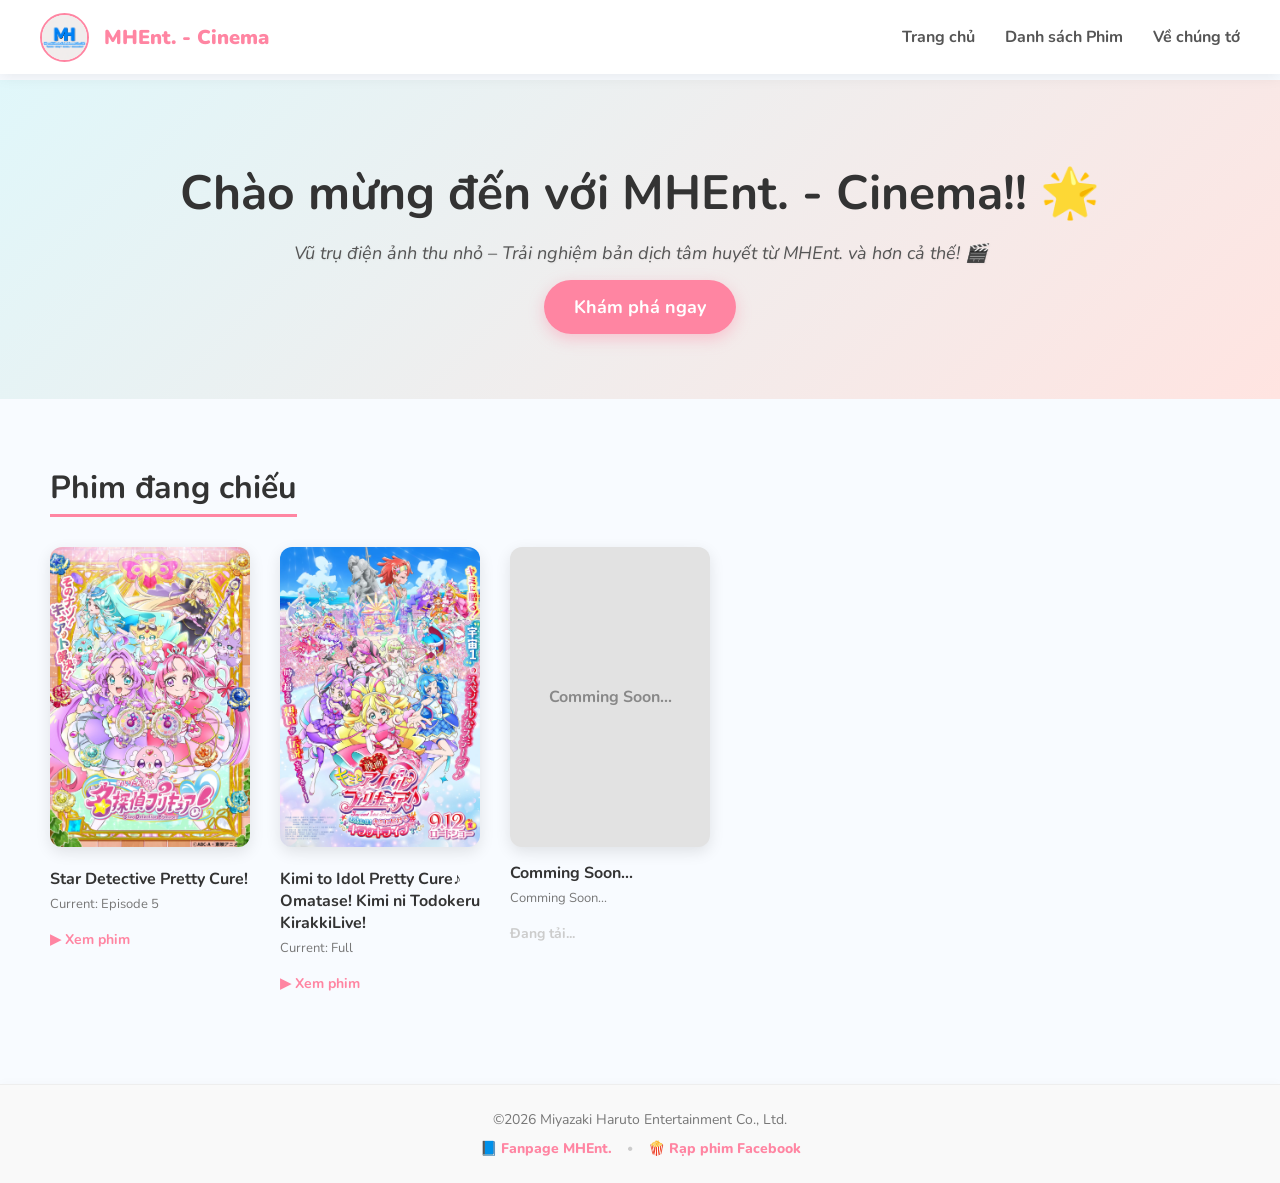
<file: index.html>
<!DOCTYPE html>
<html lang="vi">
<head>
    <meta charset="UTF-8">
    <meta name="viewport" content="width=device-width, initial-scale=1.0">
    <title>MHEnt Cinema</title>
    <link rel="stylesheet" href="style.css">
    <link rel="icon" type="image/jpeg" href="assets/icon-web.png">
    <link href="https://fonts.googleapis.com/css2?family=Nunito:wght@400;700;900&display=swap" rel="stylesheet">
</head>
<body>

    <nav class="navbar">
        <div class="nav-left">
            <a onclick="window.location.href='index.html'" style="cursor: pointer;">
                <img src="assets/avt-web.jpg" alt="Avatar Web" class="avt-img">
                <span class="logo-name">MHEnt. - Cinema</span>
            </a>
        </div>
        <ul class="nav-links">
            <li><a onclick="window.location.href='index.html'" style="cursor: pointer;">Trang chủ</a></li>
            <li><a onclick="window.location.href='index.html#phim-dang-chieu'" style="cursor: pointer;">Danh sách Phim</a></li>
            <li><a onclick="window.location.href='about.html'" style="cursor: pointer;">Về chúng tớ</a></li>
        </ul>
    </nav>

    <header class="hero">
        <h1>Chào mừng đến với MHEnt. - Cinema!! 🌟</h1>
        <p class="small-description">Vũ trụ điện ảnh thu nhỏ – Trải nghiệm bản dịch tâm huyết từ MHEnt. và hơn cả thế! 🎬</p>
        <a onclick="window.location.href='index.html#phim-dang-chieu'" class="btn-primary" style="cursor: pointer;">Khám phá ngay </a>
    </header>

    <main id="phim-dang-chieu" class="movie-section">
        <h2 class="section-title">Phim đang chiếu</h2>
        
        <div class="movie-list">
            <div class="movie-card">
                <a onclick="window.location.href='meitantei_precure/description.html'" style="cursor: pointer;">
                    <img src="assets/Meitantei_Precure_Official_Poster.webp" alt="Star Detective Pretty Cure! - Official Poster" class="anime-poster bg-blue">
                </a>
                <div class="movie-info">
                    <h3>Star Detective Pretty Cure!</h3>
                    <p>Current: Episode 5</p>
                    <a onclick="window.location.href='meitantei_precure/watch.html'" style="cursor: pointer;" class="watch-link">▶ Xem phim</a>
                </div>
            </div>

            <div class="movie-card">
                <a onclick="window.location.href='eiga-kimi-to-idol-precure/description.html'" style="cursor: pointer;">
                    <img src="assets/Eiga_Kimi_to_Idol_Precure_Official_Poster.webp" alt="You And Idol Pretty Cure♪ - Official Poster" class="anime-poster bg-pink">
                </a>
                <div class="movie-info">
                    <h3>Kimi to Idol Pretty Cure♪ Omatase! Kimi ni Todokeru KirakkiLive!</h3>
                    <p>Current: Full</p>
                    <a onclick="window.location.href='eiga-kimi-to-idol-precure/watch.html'" style="cursor: pointer;" class="watch-link">▶ Xem phim</a>
                </div>
            </div>

            <div class="movie-card">
                <div class="anime-poster bg-gray placeholder-img" style="cursor: not-allowed;">Comming Soon...</div>
                <div class="movie-info">
                    <h3>Comming Soon...</h3>
                    <p>Comming Soon...</p>
                    <span class="watch-link disabled">Đang tải...</span>
                </div>
            </div>
            
        </div>
    </main>
    
    <button id="btn-back-to-top" title="Lên đầu trang">⬆</button>
    
    <footer>
        <div class="footer-bottom">
            <p>©2026 Miyazaki Haruto Entertainment Co., Ltd.</p>
            <div class="footer-social">
                <a onclick="window.location.href='https://www.facebook.com/mharuto.entertainment/'" style="cursor: pointer;" target="_blank" class="footer-link">📘 Fanpage MHEnt.</a>
                <span class="footer-dot">•</span>
                <a onclick="window.location.href='https://www.facebook.com/groups/mhent.cinema'" style="cursor: pointer;" target="_blank" class="footer-link">🍿 Rạp phim Facebook</a>
            </div>
        </div>
    </footer>

    <script>
        // 🛑 BÙA CHÚ CẤM TRÌNH DUYỆT TỰ ĐỘNG CUỘN TRANG
        if ('scrollRestoration' in history) {
            history.scrollRestoration = 'manual'; // Tắt tính năng tự cuộn của Chrome
        }
        // Ép trang web luôn bắt đầu từ tọa độ (0, 0) - Tức là trên cùng màn hình
        window.scrollTo(0, 0);
        
        // Tính năng Back to Top (Phiên bản chống lỗi)
        const backToTopBtn = document.getElementById("btn-back-to-top");

        if (backToTopBtn) { // Kiểm tra xem nút có tồn tại trên trang không
            window.addEventListener("scroll", () => {
                // Dùng cả 2 cách đo thanh cuộn cho chắc ăn
                if (document.body.scrollTop > 300 || document.documentElement.scrollTop > 300) {
                    backToTopBtn.style.display = "block";
                } else {
                    backToTopBtn.style.display = "none";
                }
            });

            backToTopBtn.addEventListener("click", () => {
                window.scrollTo({ top: 0, behavior: "smooth" });
            });
        }

        // Chặn F12, Ctrl+Shift+I, Ctrl+Shift+J, Ctrl+U
        document.addEventListener('keydown', function(e) {
        if (
            e.key === 'F12' ||
            (e.ctrlKey && e.shiftKey && (e.key === 'I' || e.key === 'J')) ||
            (e.ctrlKey && e.key === 'U')
        ) {
            e.preventDefault();
            return false;
        }
        });

        // Chặn menu chuột phải
        document.addEventListener('contextmenu', function(e) {
        e.preventDefault();
        });
    </script>

</body>
</html>
</file>
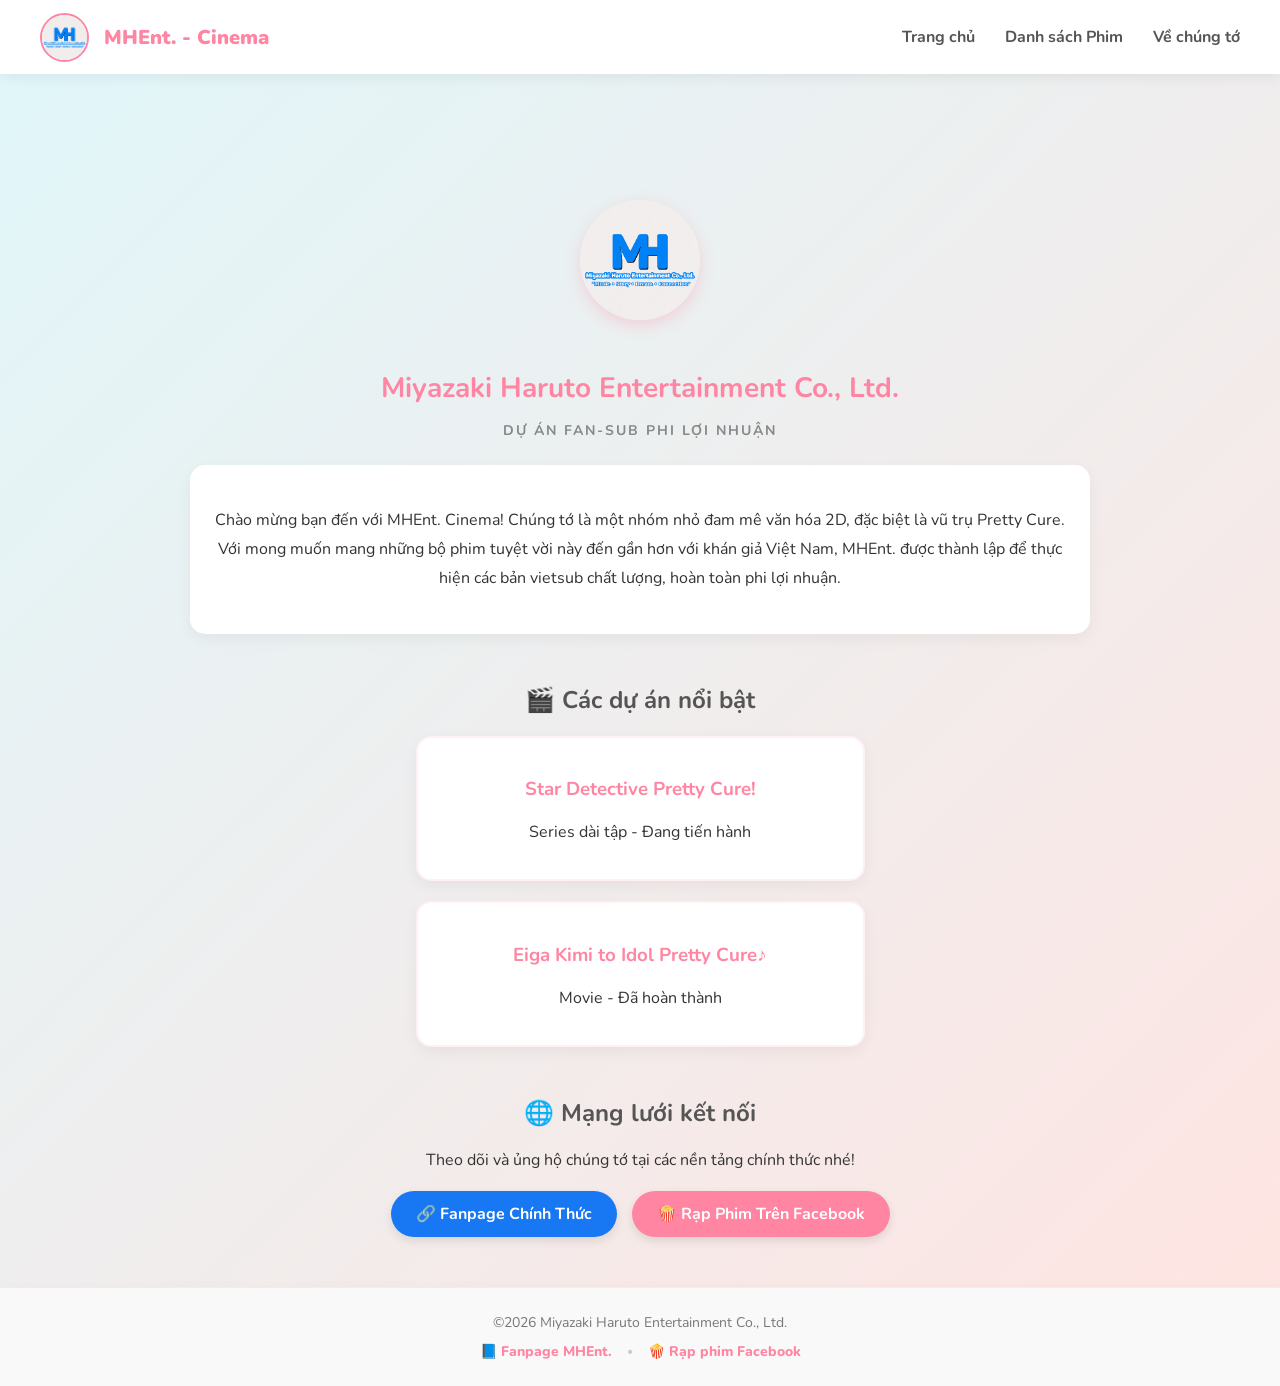
<file: about.html>
<!DOCTYPE html>
<html lang="vi">
<head>
    <meta charset="UTF-8">
    <meta name="viewport" content="width=device-width, initial-scale=1.0">
    <title>Về chúng tớ - MHEnt. Cinema</title>
    <link rel="icon" type="image/jpeg" href="assets/avt-web.jpg">
    <link rel="stylesheet" href="style.css">
    <link href="https://fonts.googleapis.com/css2?family=Nunito:wght@400;700;900&display=swap" rel="stylesheet">
</head>
<body class="gradient-bg">

    <nav class="navbar">
        <div class="nav-left">
            <a onclick="window.location.href='index.html'" style="cursor: pointer;">
                <img src="assets/avt-web.jpg" alt="Avatar Web" class="avt-img">
                <span class="logo-name">MHEnt. - Cinema</span>
            </a>
        </div>
        <ul class="nav-links">
            <li><a onclick="window.location.href='index.html'" style="cursor: pointer;">Trang chủ</a></li>
            <li><a onclick="window.location.href='index.html#phim-dang-chieu'" style="cursor: pointer;">Danh sách Phim</a></li>
            <li><a onclick="window.location.href='about.html'" style="cursor: pointer;" class="active-nav">Về chúng tớ</a></li>
        </ul>
    </nav>

    <main class="about-container">
        
        <section class="about-header">
            <img src="assets/avt-web.jpg" alt="MHEnt Logo" class="about-logo">
            <h1>Miyazaki Haruto Entertainment Co., Ltd.</h1>
            <p class="about-subtitle">Dự án Fan-sub phi lợi nhuận</p>
            <div class="about-desc">
                <p>Chào mừng bạn đến với MHEnt. Cinema! Chúng tớ là một nhóm nhỏ đam mê văn hóa 2D, đặc biệt là vũ trụ Pretty Cure. Với mong muốn mang những bộ phim tuyệt vời này đến gần hơn với khán giả Việt Nam, MHEnt. được thành lập để thực hiện các bản vietsub chất lượng, hoàn toàn phi lợi nhuận.</p>
            </div>
        </section>

        <section class="about-projects">
            <h2>🎬 Các dự án nổi bật</h2>
            <div class="project-grid">
                <div class="project-card">
                    <h3 style="color: #ff85a2;">Star Detective Pretty Cure!</h3>
                    <p>Series dài tập - Đang tiến hành</p>
                </div>
                <div class="project-card">
                    <h3 style="color: #ff85a2;">Eiga Kimi to Idol Pretty Cure♪</h3>
                    <p>Movie - Đã hoàn thành</p>
                </div>
            </div>
        </section>

        <section class="about-social">
            <h2>🌐 Mạng lưới kết nối</h2>
            <p>Theo dõi và ủng hộ chúng tớ tại các nền tảng chính thức nhé!</p>
            <div class="social-buttons">
                <a onclick="window.location.href='https://www.facebook.com/mharuto.entertainment/'" style="cursor: pointer;" target="_blank" class="btn-social fb-page">🔗 Fanpage Chính Thức</a>
                <a onclick="window.location.href='https://www.facebook.com/groups/mhent.cinema'" style="cursor: pointer;" target="_blank" class="btn-social fb-cinema">🍿 Rạp Phim Trên Facebook</a>
            </div>
        </section>

    </main>

    <button id="btn-back-to-top" title="Lên đầu trang">⬆</button>

    <footer>
        <div class="footer-bottom">
            <p>©2026 Miyazaki Haruto Entertainment Co., Ltd.</p>
            <div class="footer-social">
                <a onclick="window.location.href='https://www.facebook.com/mharuto.entertainment/'" style="cursor: pointer;" target="_blank" class="footer-link">📘 Fanpage MHEnt.</a>
                <span class="footer-dot">•</span>
                <a onclick="window.location.href='https://www.facebook.com/groups/mhent.cinema'" style="cursor: pointer;" target="_blank" class="footer-link">🍿 Rạp phim Facebook</a>
            </div>
        </div>
    </footer>

    <script>
        // 🛑 BÙA CHÚ CẤM TRÌNH DUYỆT TỰ ĐỘNG CUỘN TRANG
        if ('scrollRestoration' in history) {
            history.scrollRestoration = 'manual'; // Tắt tính năng tự cuộn của Chrome
        }
        // Ép trang web luôn bắt đầu từ tọa độ (0, 0) - Tức là trên cùng màn hình
        window.scrollTo(0, 0);
        // Tính năng Back to Top (Phiên bản chống lỗi)
        const backToTopBtn = document.getElementById("btn-back-to-top");

        if (backToTopBtn) { // Kiểm tra xem nút có tồn tại trên trang không
            window.addEventListener("scroll", () => {
                // Dùng cả 2 cách đo thanh cuộn cho chắc ăn
                if (document.body.scrollTop > 300 || document.documentElement.scrollTop > 300) {
                    backToTopBtn.style.display = "block";
                } else {
                    backToTopBtn.style.display = "none";
                }
            });

            backToTopBtn.addEventListener("click", () => {
                window.scrollTo({ top: 0, behavior: "smooth" });
            });
        }

        // Chặn F12, Ctrl+Shift+I, Ctrl+Shift+J, Ctrl+U
        document.addEventListener('keydown', function(e) {
        if (
            e.key === 'F12' ||
            (e.ctrlKey && e.shiftKey && (e.key === 'I' || e.key === 'J')) ||
            (e.ctrlKey && e.key === 'U')
        ) {
            e.preventDefault();
            return false;
        }
        });

        // Chặn menu chuột phải
        document.addEventListener('contextmenu', function(e) {
        e.preventDefault();
        });
    </script>
</body>
</html>
</file>
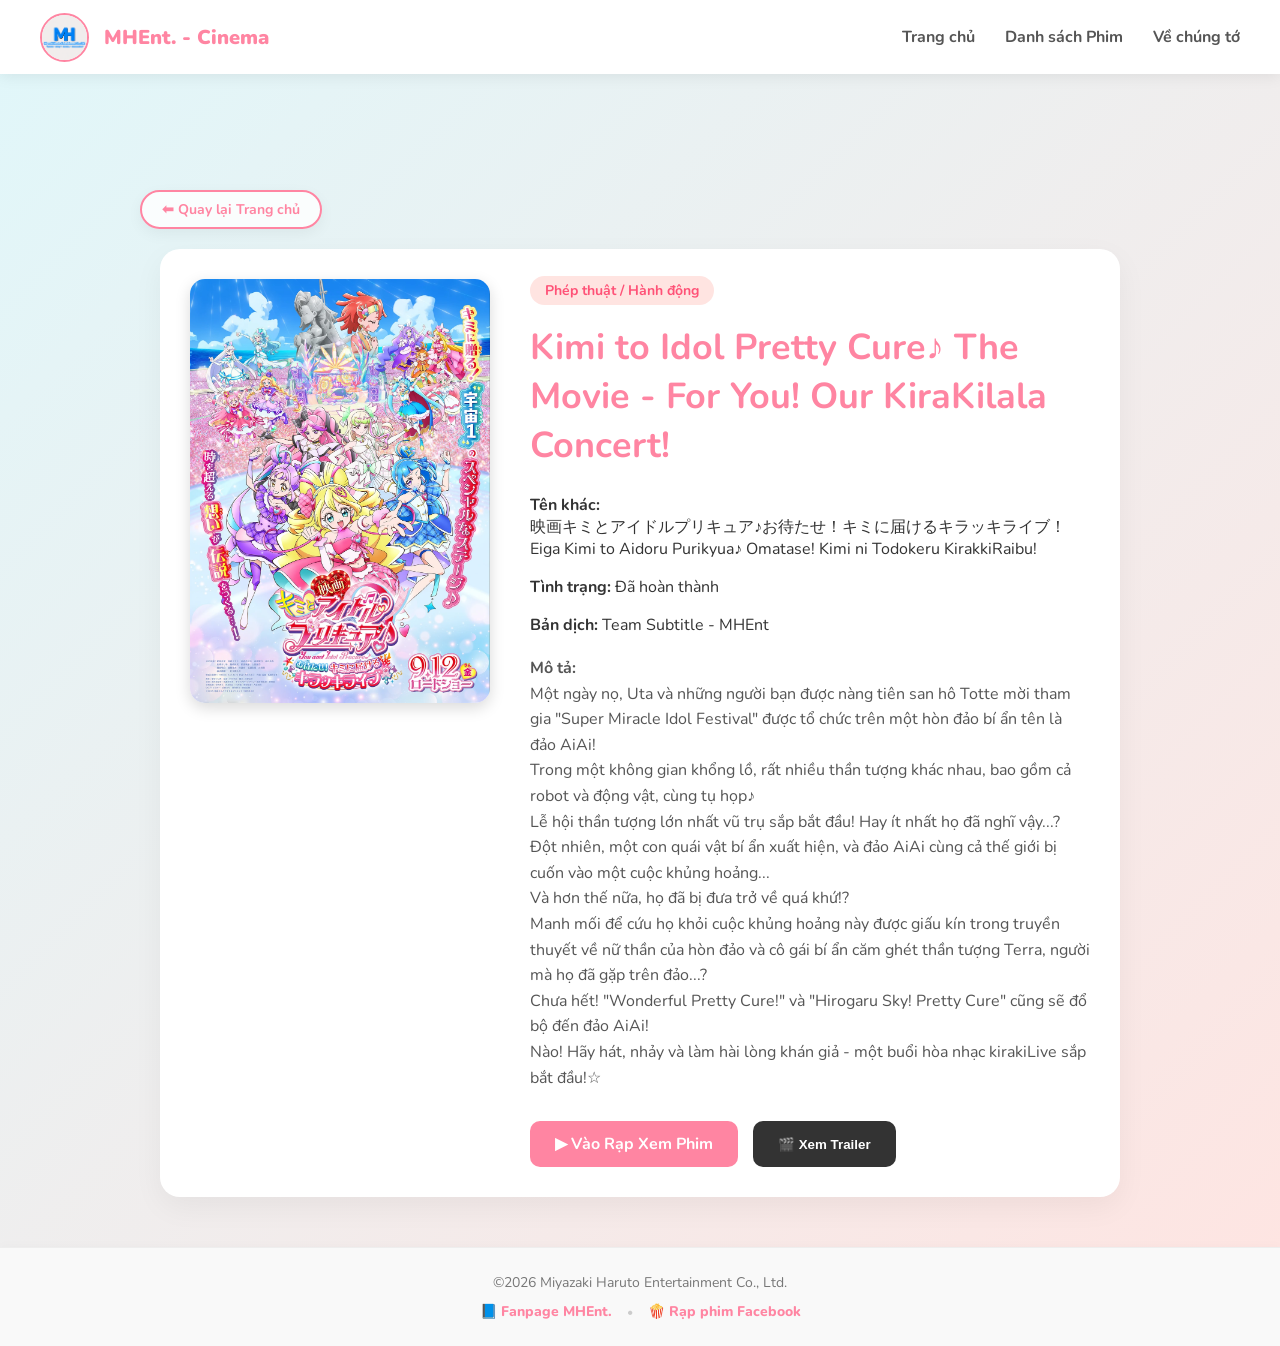
<file: eiga-kimi-to-idol-precure/description.html>
<!DOCTYPE html>
<html lang="vi">
<head>
    <meta charset="UTF-8">
    <meta name="viewport" content="width=device-width, initial-scale=1.0">
    <title>Thông tin phim - Star Detective Pretty Cure!</title>
    <link rel="stylesheet" href="../style.css">
    <link rel="icon" type="image/jpeg" href="../assets/icon-web.png">
    <link href="https://fonts.googleapis.com/css2?family=Nunito:wght@400;700;900&display=swap" rel="stylesheet">
</head>
<body class="gradient-bg">

    <nav class="navbar">
        <div class="nav-left">
            <a onclick="window.location.href='../index.html'" style="cursor: pointer;">
                <img src="../assets/avt-web.jpg" alt="Avatar Web" class="avt-img">
                <span class="logo-name">MHEnt. - Cinema</span>
            </a>
        </div>
        <ul class="nav-links">
            <li><a onclick="window.location.href='../index.html'" style="cursor: pointer;">Trang chủ</a></li>
            <li><a onclick="window.location.href='../index.html#phim-dang-chieu'" style="cursor: pointer;">Danh sách Phim</a></li>
            <li><a onclick="window.location.href='../about.html'" style="cursor: pointer;">Về chúng tớ</a></li>
        </ul>
    </nav>

    <div class="back-btn-wrapper">
        <a onclick="window.location.href='../index.html'" style="cursor: pointer;" class="btn-back">⬅ Quay lại Trang chủ</a>
    </div>

    <div class="details-container">
        <img src="../assets/Eiga_Kimi_to_Idol_Precure_Official_Poster.webp" alt="You And Idol Pretty Cure♪ - Official Poster" class="poster-big">
        
        <div class="info-box">
            <span class="tag">Phép thuật / Hành động</span><br><br>
            <h1>Kimi to Idol Pretty Cure♪ The Movie - For You! Our KiraKilala Concert!</h1>
            <p><strong>Tên khác:</strong><br> 映画キミとアイドルプリキュア♪お待たせ！キミに届けるキラッキライブ！<br>Eiga Kimi to Aidoru Purikyua♪ Omatase! Kimi ni Todokeru KirakkiRaibu!</p>
            <p><strong>Tình trạng:</strong> Đã hoàn thành</p>
            <p><strong>Bản dịch:</strong> Team Subtitle - MHEnt</p>

            <p class="description">
                <strong>Mô tả:</strong><br>
                Một ngày nọ, Uta và những người bạn được nàng tiên san hô Totte mời tham gia "Super Miracle Idol Festival" được tổ chức trên một hòn đảo bí ẩn tên là đảo AiAi!<br>
                Trong một không gian khổng lồ, rất nhiều thần tượng khác nhau, bao gồm cả robot và động vật, cùng tụ họp♪<br>
                Lễ hội thần tượng lớn nhất vũ trụ sắp bắt đầu! Hay ít nhất họ đã nghĩ vậy...?<br>
                Đột nhiên, một con quái vật bí ẩn xuất hiện, và đảo AiAi cùng cả thế giới bị cuốn vào một cuộc khủng hoảng...<br>
                Và hơn thế nữa, họ đã bị đưa trở về quá khứ!?<br>
                Manh mối để cứu họ khỏi cuộc khủng hoảng này được giấu kín trong truyền thuyết về nữ thần của hòn đảo và cô gái bí ẩn căm ghét thần tượng Terra, người mà họ đã gặp trên đảo...?<br>
                Chưa hết! "Wonderful Pretty Cure!" và "Hirogaru Sky! Pretty Cure" cũng sẽ đổ bộ đến đảo AiAi!<br>
                Nào! Hãy hát, nhảy và làm hài lòng khán giả - một buổi hòa nhạc kirakiLive sắp bắt đầu!☆
            </p>
            
            <div class="btn-group">
                <a onclick="window.location.href='watch.html'" style="cursor: pointer;" class="btn-watch">▶ Vào Rạp Xem Phim</a>
                <button class="btn-trailer" onclick="document.getElementById('trailerModal').style.display='flex'">🎬 Xem Trailer</button>
            </div>
        </div>
    </div>

    <div id="trailerModal" class="modal">
        <div class="modal-content">
            <span class="close-btn" onclick="closeTrailer()">&times;</span>
            <iframe id="trailerIframe" src="" allowfullscreen></iframe>
        </div>
    </div>

    <button id="btn-back-to-top" title="Lên đầu trang">⬆</button>

    <footer>
        <div class="footer-bottom">
            <p>©2026 Miyazaki Haruto Entertainment Co., Ltd.</p>
            <div class="footer-social">
                <a onclick="window.location.href='https://www.facebook.com/mharuto.entertainment/'" style="cursor: pointer;" target="_blank" class="footer-link">📘 Fanpage MHEnt.</a>
                <span class="footer-dot">•</span>
                <a onclick="window.location.href='https://www.facebook.com/groups/mhent.cinema'" style="cursor: pointer;" target="_blank" class="footer-link">🍿 Rạp phim Facebook</a>
            </div>
        </div>
    </footer>

    <script>
    // 1. Khai báo link trailer gốc ở đây (nhớ để trong ngoặc kép)
        var linkGoc = "";
    
        var modal = document.getElementById('trailerModal');
        var iframe = document.getElementById('trailerIframe');

        function openTrailer() {
            modal.style.display = 'flex';
            // Khi mở: Bơm link gốc vào để video tải và sẵn sàng phát
            iframe.src = linkGoc; 
        }

        function closeTrailer() {
            modal.style.display = 'none';
            // Khi đóng: Xóa sạch link (về trang trắng hoàn toàn) để dừng mọi âm thanh
            iframe.src = linkGoc; 
        }

        // TÍNH NĂNG 1: Bấm phím ESC để đóng
        document.addEventListener('keydown', function(event) {
            if (event.key === "Escape") { // Nếu phím được bấm là nút Esc
                if (modal.style.display === 'flex') { // Và nếu cái khung đen đang hiện
                    closeTrailer(); // Thì rút điện, đóng khung!
                }
            }
        });

        // TÍNH NĂNG 2: Click chuột ra ngoài vùng nền đen cũng tự đóng
        window.onclick = function(event) {
            if (event.target === modal) {
                closeTrailer();
            }
        }

        // Tính năng Back to Top (Phiên bản chống lỗi)
        const backToTopBtn = document.getElementById("btn-back-to-top");

        if (backToTopBtn) { // Kiểm tra xem nút có tồn tại trên trang không
            window.addEventListener("scroll", () => {
                // Dùng cả 2 cách đo thanh cuộn cho chắc ăn
                if (document.body.scrollTop > 300 || document.documentElement.scrollTop > 300) {
                    backToTopBtn.style.display = "block";
                } else {
                    backToTopBtn.style.display = "none";
                }
            });

            backToTopBtn.addEventListener("click", () => {
                window.scrollTo({ top: 0, behavior: "smooth" });
            });
        }

        // Chặn F12, Ctrl+Shift+I, Ctrl+Shift+J, Ctrl+U
        document.addEventListener('keydown', function(e) {
        if (
            e.key === 'F12' ||
            (e.ctrlKey && e.shiftKey && (e.key === 'I' || e.key === 'J')) ||
            (e.ctrlKey && e.key === 'U')
        ) {
            e.preventDefault();
            return false;
        }
        });

        // Chặn menu chuột phải
        document.addEventListener('contextmenu', function(e) {
        e.preventDefault();
        });
    </script>

</body>
</html>
</file>
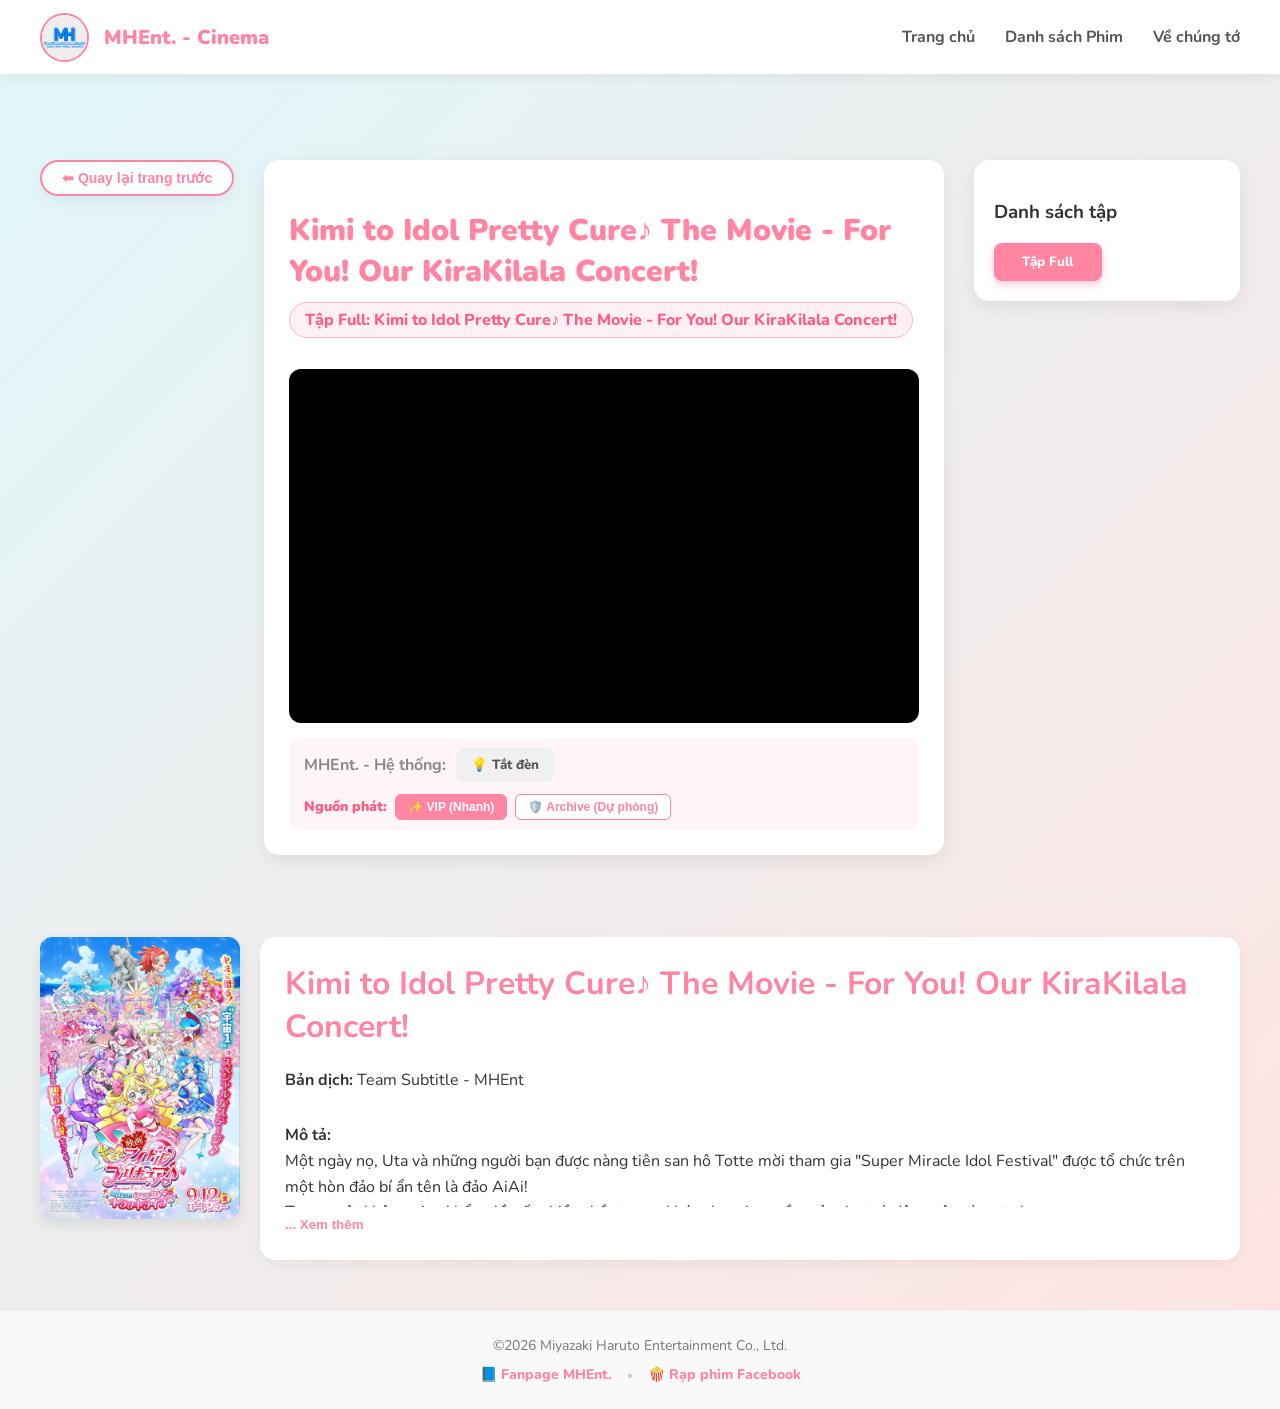
<file: eiga-kimi-to-idol-precure/watch.html>
<!DOCTYPE html>
<html lang="vi">
<head>
    <meta charset="UTF-8">
    <meta name="viewport" content="width=device-width, initial-scale=1.0">
    <title>MHEnt. - Cinema</title>
    <link rel="stylesheet" href="../style.css">
    <link rel="icon" type="image/jpeg" href="../assets/icon-web.png">
    <link href="https://fonts.googleapis.com/css2?family=Nunito:wght@400;700;900&display=swap" rel="stylesheet">
</head>
<body class="gradient-bg">

    <div id="loading-overlay" class="loading-overlay">
        <div class="spinner"></div>
        <p style="margin-top: 15px; font-weight: bold; color: #ff85a2;">MHEnt. - Đang chuẩn bị máy chiếu...</p>
    </div>

    <nav class="navbar">
        <div class="nav-left">
            <a onclick="window.location.href='../index.html'" style="cursor: pointer;">
                <img src="../assets/avt-web.jpg" alt="Avatar Web" class="avt-img">
                <span class="logo-name">MHEnt. - Cinema</span>
            </a>
        </div>
        <ul class="nav-links">
            <li><a onclick="window.location.href='../index.html'" style="cursor: pointer;">Trang chủ</a></li>
            <li><a onclick="window.location.href='../index.html#phim-dang-chieu'" style="cursor: pointer;">Danh sách Phim</a></li>
            <li><a onclick="window.location.href='../about.html'" style="cursor: pointer;">Về chúng tớ</a></li>
        </ul>
    </nav>

    <main class="watch-container">
        <div class="watch-layout">
            <div class="back-navigation">
                <button onclick="window.history.back()" class="btn-back">
                    ⬅ Quay lại trang trước
                </button>
            </div>
            <div class="video-section">
                <div class="video-box"> 
                    <div class="watch-header">
                        <h2>Kimi to Idol Pretty Cure♪ The Movie - For You! Our KiraKilala Concert!</h2>
                        <p id="current-episode">Đang tải phim...</p>
                    </div>
        
                    <div class="video-player-wrapper">
                        <iframe id="main-player" src="" frameborder="0" allowfullscreen></iframe>
                    </div>

                    <div class="cinema-tools">
                        <div class="tools-top">
                            <span style="font-weight: bold; color: #888;">MHEnt. - Hệ thống:</span>
                            <button id="btn-dark-mode" class="tool-btn" onclick="toggleDarkMode()">💡 Tắt đèn</button>
                        </div>
                        
                        <div class="server-list-mini">
                            <span class="server-label">Nguồn phát:</span>
                            <button id="btn-server-vip" class="server-btn-mini active" onclick="changeServer('linkVIP')">✨ VIP (Nhanh)</button>
                            <button id="btn-server-dp" class="server-btn-mini" onclick="changeServer('linkDuPhong')">🛡️ Archive (Dự phòng)</button>
                        </div>
                    </div>
                </div> 
            </div>

            <div class="episode-sidebar">
                <h3>Danh sách tập</h3>
                <div id="list-buttons" class="ep-grid-v2">
                </div>
            </div>
        </div>

        <hr class="separator-full">

        <div class="info-footer-container">
            <img src="../assets/Eiga_Kimi_to_Idol_Precure_Official_Poster.webp" alt="Poster" class="poster-watch-fix">
            
            <div class="info-content-box">
                <h1 style="margin-top:0; color: #ff85a2;">Kimi to Idol Pretty Cure♪ The Movie - For You! Our KiraKilala Concert!</h1>
                <p><strong>Bản dịch:</strong> Team Subtitle - MHEnt</p>
                
                <div id="desc-container" class="description-scroll">
                    <p><strong>Mô tả:</strong><br>
                    Một ngày nọ, Uta và những người bạn được nàng tiên san hô Totte mời tham gia "Super Miracle Idol Festival" được tổ chức trên một hòn đảo bí ẩn tên là đảo AiAi!<br>
                    Trong một không gian khổng lồ, rất nhiều thần tượng khác nhau, bao gồm cả robot và động vật, cùng tụ họp♪<br>
                    Lễ hội thần tượng lớn nhất vũ trụ sắp bắt đầu! Hay ít nhất họ đã nghĩ vậy...?<br>
                    Đột nhiên, một con quái vật bí ẩn xuất hiện, và đảo AiAi cùng cả thế giới bị cuốn vào một cuộc khủng hoảng...<br>
                    Và hơn thế nữa, họ đã bị đưa trở về quá khứ!?<br>
                    Manh mối để cứu họ khỏi cuộc khủng hoảng này được giấu kín trong truyền thuyết về nữ thần của hòn đảo và cô gái bí ẩn căm ghét thần tượng Terra, người mà họ đã gặp trên đảo...?<br>
                    Chưa hết! "Wonderful Pretty Cure!" và "Hirogaru Sky! Pretty Cure" cũng sẽ đổ bộ đến đảo AiAi!<br>
                    Nào! Hãy hát, nhảy và làm hài lòng khán giả - một buổi hòa nhạc kirakiLive sắp bắt đầu!☆
                    </p>
                </div>
                <button id="btn-toggle" class="btn-read-more" onclick="toggleDescription()">... Xem thêm</button>
            </div>
        </div>
    </main>

    <button id="btn-back-to-top" title="Lên đầu trang">⬆</button>

    <footer>
        <div class="footer-bottom">
            <p>©2026 Miyazaki Haruto Entertainment Co., Ltd.</p>
            <div class="footer-social">
                <a onclick="window.location.href='https://www.facebook.com/mharuto.entertainment/'" style="cursor: pointer;" target="_blank" class="footer-link">📘 Fanpage MHEnt.</a>
                <span class="footer-dot">•</span>
                <a onclick="window.location.href='https://www.facebook.com/groups/mhent.cinema'" style="cursor: pointer;" target="_blank" class="footer-link">🍿 Rạp phim Facebook</a>
            </div>
        </div>
    </footer>

    <script>
        const dsTapPhim = [
            { 
                title: 'Tập Full: Kimi to Idol Pretty Cure♪ The Movie - For You! Our KiraKilala Concert!',
                linkVIP: 'https://drive.google.com/file/d/1WEXnphHSLvnZk3Wf_t4L7zQOmtwbak1S/preview', 
                linkDuPhong: 'https://archive.org/embed/sdpc-ep1' 
            },
        ];

        const movieName = "Star Detective Pretty Cure!";
        const player = document.getElementById('main-player');
        const epTitle = document.getElementById('current-episode');
        const overlay = document.getElementById('loading-overlay');
        
        let currentEpIndex = 0;
        let currentServerType = 'linkVIP'; //Default là server VIP

        function renderButtons() {
            const btnContainer = document.getElementById('list-buttons');
            btnContainer.innerHTML = ''; 
            
            dsTapPhim.forEach((tap, index) => {
                let btn = document.createElement('button');
                btn.className = 'ep-btn-custom';
                btn.innerText = `Tập Full`;
                btn.onclick = () => playVideo(index);
                btnContainer.appendChild(btn);
            });
        }

        function playVideo(index) {
            currentEpIndex = index;
            
            overlay.style.display = 'flex'; 
            
            setTimeout(() => {
                player.src = dsTapPhim[index][currentServerType]; 
                epTitle.innerText = dsTapPhim[index].title;
                document.title = `Đang xem Tập Full - ${movieName} - MHEnt. Cinema`;
                
                const allBtns = document.querySelectorAll('.ep-btn-custom');
                allBtns.forEach(b => b.classList.remove('active'));
                if (allBtns[index]) allBtns[index].classList.add('active');
                
                overlay.style.display = 'none'; 
                window.scrollTo({ top: 0, behavior: 'smooth' });
            }, 1000); 
        }

        function changeServer(serverType) {
            currentServerType = serverType; 
            
            document.getElementById('btn-server-vip').classList.remove('active');
            document.getElementById('btn-server-dp').classList.remove('active');
            
            if (serverType === 'linkVIP') {
                document.getElementById('btn-server-vip').classList.add('active');
            } else {
                document.getElementById('btn-server-dp').classList.add('active');
            }

            overlay.style.display = 'flex';
            setTimeout(() => {
                player.src = dsTapPhim[currentEpIndex][currentServerType];
                overlay.style.display = 'none';
            }, 500); 
        }

        function toggleDescription() {
            const container = document.getElementById('desc-container');
            const btn = document.getElementById('btn-toggle');
            if (container.classList.contains('expanded')) {
                container.classList.remove('expanded');
                btn.innerText = "... Xem thêm";
            } else {
                container.classList.add('expanded');
                btn.innerText = "Thu gọn";
            }
        }

        function toggleDarkMode() { 
            document.body.classList.toggle('dark-mode'); 
            const btnDarkMode = document.getElementById('btn-dark-mode');
            if (document.body.classList.contains('dark-mode')) {
                btnDarkMode.innerText = "💡 Bật đèn";
            } else {
                btnDarkMode.innerText = "💡 Tắt đèn";
            }
        }

        // TỰ ĐỘNG PHÁT PHIM LẺ KHI VÀO WEB
        renderButtons();
        playVideo(0); // Luôn luôn phát thẳng Tập Full (index 0) không cần suy nghĩ!

        // Back to top
        const backToTopBtn = document.getElementById("btn-back-to-top");
        if (backToTopBtn) { 
            window.addEventListener("scroll", () => {
                if (document.body.scrollTop > 300 || document.documentElement.scrollTop > 300) {
                    backToTopBtn.style.display = "block";
                } else {
                    backToTopBtn.style.display = "none";
                }
            });
            backToTopBtn.addEventListener("click", () => {
                window.scrollTo({ top: 0, behavior: "smooth" });
            });
        }

        // Chặn F12, Ctrl+Shift+I, Ctrl+Shift+J, Ctrl+U
        document.addEventListener('keydown', function(e) {
        if (
            e.key === 'F12' ||
            (e.ctrlKey && e.shiftKey && (e.key === 'I' || e.key === 'J')) ||
            (e.ctrlKey && e.key === 'U')
        ) {
            e.preventDefault();
            return false;
        }
        });

        // Chặn menu chuột phải
        document.addEventListener('contextmenu', function(e) {
        e.preventDefault();
        });
    </script>
</body>
</html>
</file>
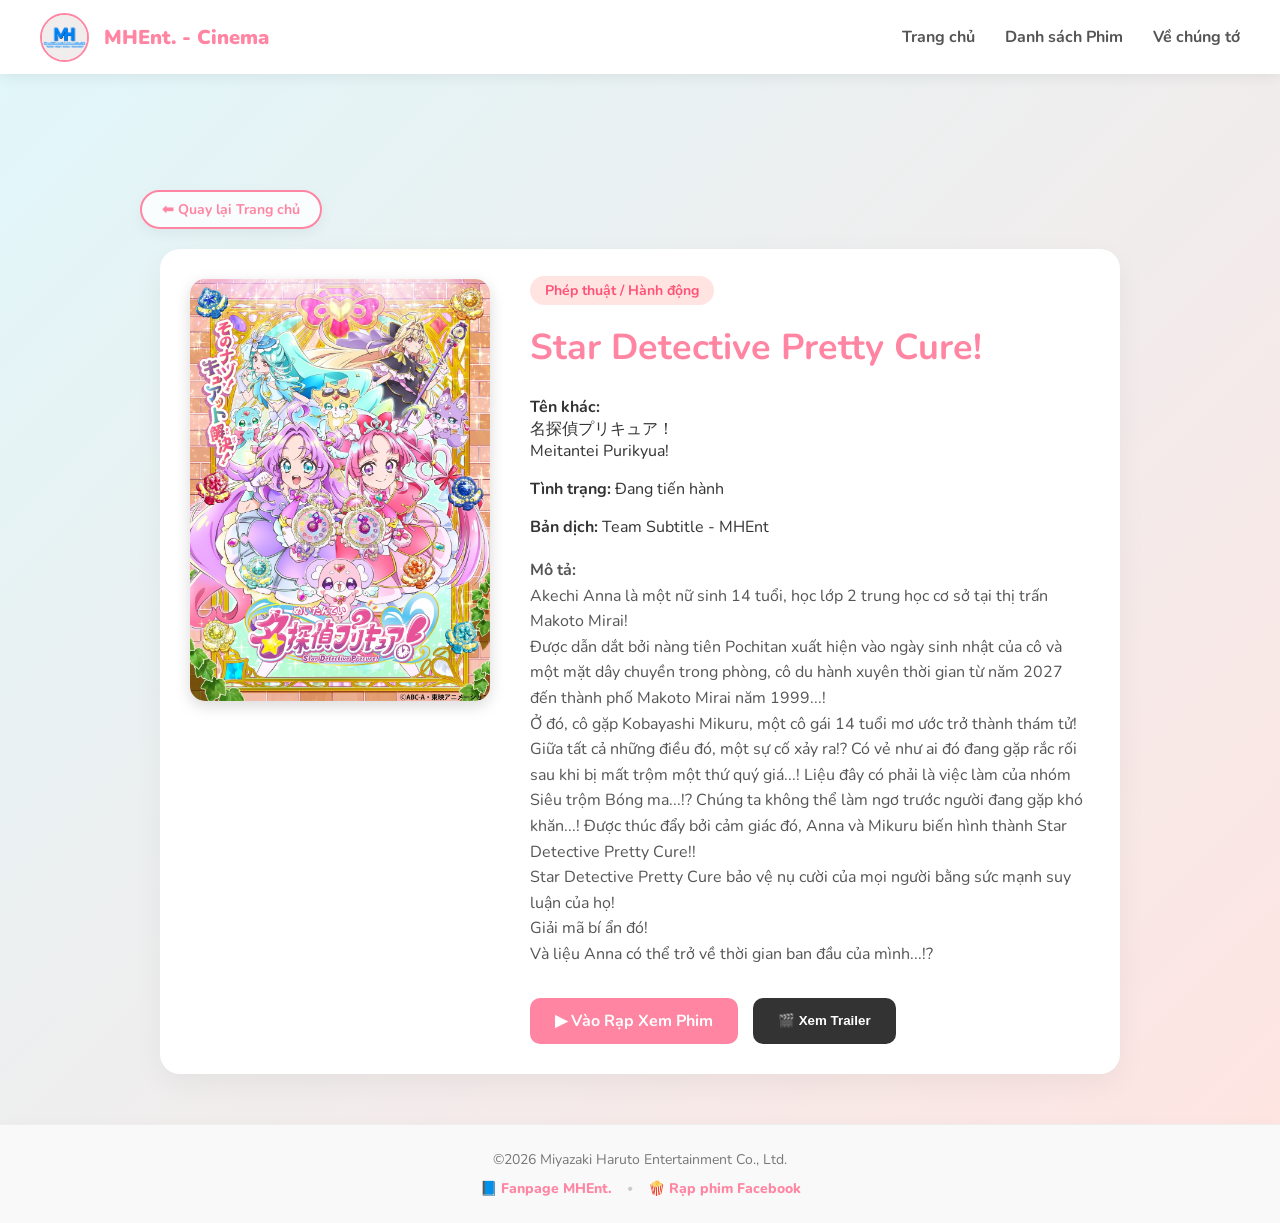
<file: meitantei_precure/description.html>
<!DOCTYPE html>
<html lang="vi">
<head>
    <meta charset="UTF-8">
    <meta name="viewport" content="width=device-width, initial-scale=1.0">
    <title>Thông tin phim - Star Detective Pretty Cure!</title>
    <link rel="stylesheet" href="../style.css">
    <link rel="icon" type="image/jpeg" href="../assets/icon-web.png">
    <link href="https://fonts.googleapis.com/css2?family=Nunito:wght@400;700;900&display=swap" rel="stylesheet">
</head>
<body class="gradient-bg">

    <nav class="navbar">
        <div class="nav-left">
            <a onclick="window.location.href='../index.html'" style="cursor: pointer;">
                <img src="../assets/avt-web.jpg" alt="Avatar Web" class="avt-img">
                <span class="logo-name">MHEnt. - Cinema</span>
            </a>
        </div>
        <ul class="nav-links">
            <li><a onclick="window.location.href='../index.html'" style="cursor: pointer;">Trang chủ</a></li>
            <li><a onclick="window.location.href='../index.html#phim-dang-chieu'" style="cursor: pointer;">Danh sách Phim</a></li>
            <li><a onclick="window.location.href='../about.html'" style="cursor: pointer;">Về chúng tớ</a></li>
        </ul>
    </nav>

    <div class="back-btn-wrapper">
        <a onclick="window.location.href='../index.html'" style="cursor: pointer;" class="btn-back">⬅ Quay lại Trang chủ</a>
    </div>

    <div class="details-container">
        <img src="../assets/Meitantei_Precure_Official_Poster.webp" alt="Star Detective Pretty Cure! - Official Poster" class="poster-big">
        
        <div class="info-box">
            <span class="tag">Phép thuật / Hành động</span><br><br>
            <h1>Star Detective Pretty Cure!</h1>
            <p><strong>Tên khác:</strong><br> 名探偵プリキュア！<br>Meitantei Purikyua!</p>
            <p><strong>Tình trạng:</strong> Đang tiến hành</p>
            <p><strong>Bản dịch:</strong> Team Subtitle - MHEnt</p>

            <p class="description">
                <strong>Mô tả:</strong><br>
                Akechi Anna là một nữ sinh 14 tuổi, học lớp 2 trung học cơ sở tại thị trấn Makoto Mirai!<br>
                Được dẫn dắt bởi nàng tiên Pochitan xuất hiện vào ngày sinh nhật của cô và một mặt dây chuyền trong phòng, cô du hành xuyên thời gian từ năm 2027 đến thành phố Makoto Mirai năm 1999...!<br>
                Ở đó, cô gặp Kobayashi Mikuru, một cô gái 14 tuổi mơ ước trở thành thám tử!<br>
                Giữa tất cả những điều đó, một sự cố xảy ra!? Có vẻ như ai đó đang gặp rắc rối sau khi bị mất trộm một thứ quý giá...! Liệu đây có phải là việc làm của nhóm Siêu trộm Bóng ma...!? Chúng ta không thể làm ngơ trước người đang gặp khó khăn...! Được thúc đẩy bởi cảm giác đó, Anna và Mikuru biến hình thành Star Detective Pretty Cure!!<br>
                Star Detective Pretty Cure bảo vệ nụ cười của mọi người bằng sức mạnh suy luận của họ!<br>
                Giải mã bí ẩn đó!<br>
                Và liệu Anna có thể trở về thời gian ban đầu của mình...!?
            </p>
            
            <div class="btn-group">
                <a id="btn-watch-main" onclick="playFromBeginning()" class="btn-watch" style="cursor: pointer;">▶ Vào Rạp Xem Phim</a>
                <a id="btn-continue-watch" onclick="window.location.href='watch.html'" class="btn-continue" style="display: none; cursor: pointer;">▶ Xem tiếp phim</a>
                <button class="btn-trailer" onclick="document.getElementById('trailerModal').style.display='flex'">🎬 Xem Trailer</button>
            </div>
        </div>
    </div>

    <div id="trailerModal" class="modal">
        <div class="modal-content">
            <span class="close-btn" onclick="closeTrailer()">&times;</span>
            <iframe id="trailerIframe" src="https://www.facebook.com/plugins/video.php?height=314&href=https%3A%2F%2Fwww.facebook.com%2Fmharuto.entertainment%2Fvideos%2F2007201789911311%2F&show_text=false&width=560&t=0" allowfullscreen></iframe>
        </div>
    </div>

    <button id="btn-back-to-top" title="Lên đầu trang">⬆</button>

    <footer>
        <div class="footer-bottom">
            <p>©2026 Miyazaki Haruto Entertainment Co., Ltd.</p>
            <div class="footer-social">
                <a onclick="window.location.href='https://www.facebook.com/mharuto.entertainment/'" style="cursor: pointer;" target="_blank" class="footer-link">📘 Fanpage MHEnt.</a>
                <span class="footer-dot">•</span>
                <a onclick="window.location.href='https://www.facebook.com/groups/mhent.cinema'" style="cursor: pointer;" target="_blank" class="footer-link">🍿 Rạp phim Facebook</a>
            </div>
        </div>
    </footer>

    <script>
    // 1. Khai báo link trailer gốc ở đây (nhớ để trong ngoặc kép)
        var linkGoc = "https://www.facebook.com/plugins/video.php?height=314&href=https%3A%2F%2Fwww.facebook.com%2Fmharuto.entertainment%2Fvideos%2F2007201789911311%2F&show_text=false&width=560&t=0";
    
        var modal = document.getElementById('trailerModal');
        var iframe = document.getElementById('trailerIframe');

        function openTrailer() {
            modal.style.display = 'flex';
            // Khi mở: Bơm link gốc vào để video tải và sẵn sàng phát
            iframe.src = linkGoc; 
        }

        function closeTrailer() {
            modal.style.display = 'none';
            // Khi đóng: Xóa sạch link (về trang trắng hoàn toàn) để dừng mọi âm thanh
            iframe.src = linkGoc; 
        }

        // 🛑 BÙA CHÚ CẤM TRÌNH DUYỆT TỰ ĐỘNG CUỘN TRANG
        if ('scrollRestoration' in history) {
            history.scrollRestoration = 'manual'; // Tắt tính năng tự cuộn của Chrome
        }
        // Ép trang web luôn bắt đầu từ tọa độ (0, 0) - Tức là trên cùng màn hình
        window.scrollTo(0, 0);

        // Xoá dữ liệu đã xem để xem từ đầu
        function playFromBeginning() {
            // Ghi đè trí nhớ về Tập 1 (index 0) rồi mới chuyển trang
            localStorage.setItem('mhent_meitantei_precure_last_ep', 0);
            window.location.href = 'watch.html';
        }

        // Logic mở nút bấm
        document.addEventListener("DOMContentLoaded", function() {
            let lastEpIndex = localStorage.getItem('mhent_meitantei_precure_last_ep');
            
            // Nếu đã từng xem (không phải null)
            if (lastEpIndex !== null) {
                let epNumber = parseInt(lastEpIndex) + 1; 
                
                // 1. Đổi chữ nút Hồng
                let mainBtn = document.getElementById('btn-watch-main');
                mainBtn.innerHTML = '▶ Xem từ đầu';
                
                // 2. Triệu hồi nút Cam và ghi số tập
                let continueBtn = document.getElementById('btn-continue-watch');
                continueBtn.innerHTML = '▶ Tiếp tục xem Tập ' + epNumber;
                continueBtn.style.display = 'inline-flex'; 
            }
        });

        // TÍNH NĂNG 1: Bấm phím ESC để đóng
        document.addEventListener('keydown', function(event) {
            if (event.key === "Escape") { // Nếu phím được bấm là nút Esc
                if (modal.style.display === 'flex') { // Và nếu cái khung đen đang hiện
                    closeTrailer(); // Thì rút điện, đóng khung!
                }
            }
        });

        // TÍNH NĂNG 2: Click chuột ra ngoài vùng nền đen cũng tự đóng
        window.onclick = function(event) {
            if (event.target === modal) {
                closeTrailer();
            }
        }

        // Tính năng Back to Top (Phiên bản chống lỗi)
        const backToTopBtn = document.getElementById("btn-back-to-top");

        if (backToTopBtn) { // Kiểm tra xem nút có tồn tại trên trang không
            window.addEventListener("scroll", () => {
                // Dùng cả 2 cách đo thanh cuộn cho chắc ăn
                if (document.body.scrollTop > 300 || document.documentElement.scrollTop > 300) {
                    backToTopBtn.style.display = "block";
                } else {
                    backToTopBtn.style.display = "none";
                }
            });

            backToTopBtn.addEventListener("click", () => {
                window.scrollTo({ top: 0, behavior: "smooth" });
            });
        }

        // Chặn F12, Ctrl+Shift+I, Ctrl+Shift+J, Ctrl+U
        document.addEventListener('keydown', function(e) {
        if (
            e.key === 'F12' ||
            (e.ctrlKey && e.shiftKey && (e.key === 'I' || e.key === 'J')) ||
            (e.ctrlKey && e.key === 'U')
        ) {
            e.preventDefault();
            return false;
        }
        });

        // Chặn menu chuột phải
        document.addEventListener('contextmenu', function(e) {
        e.preventDefault();
        });
    </script>

</body>
</html>
</file>
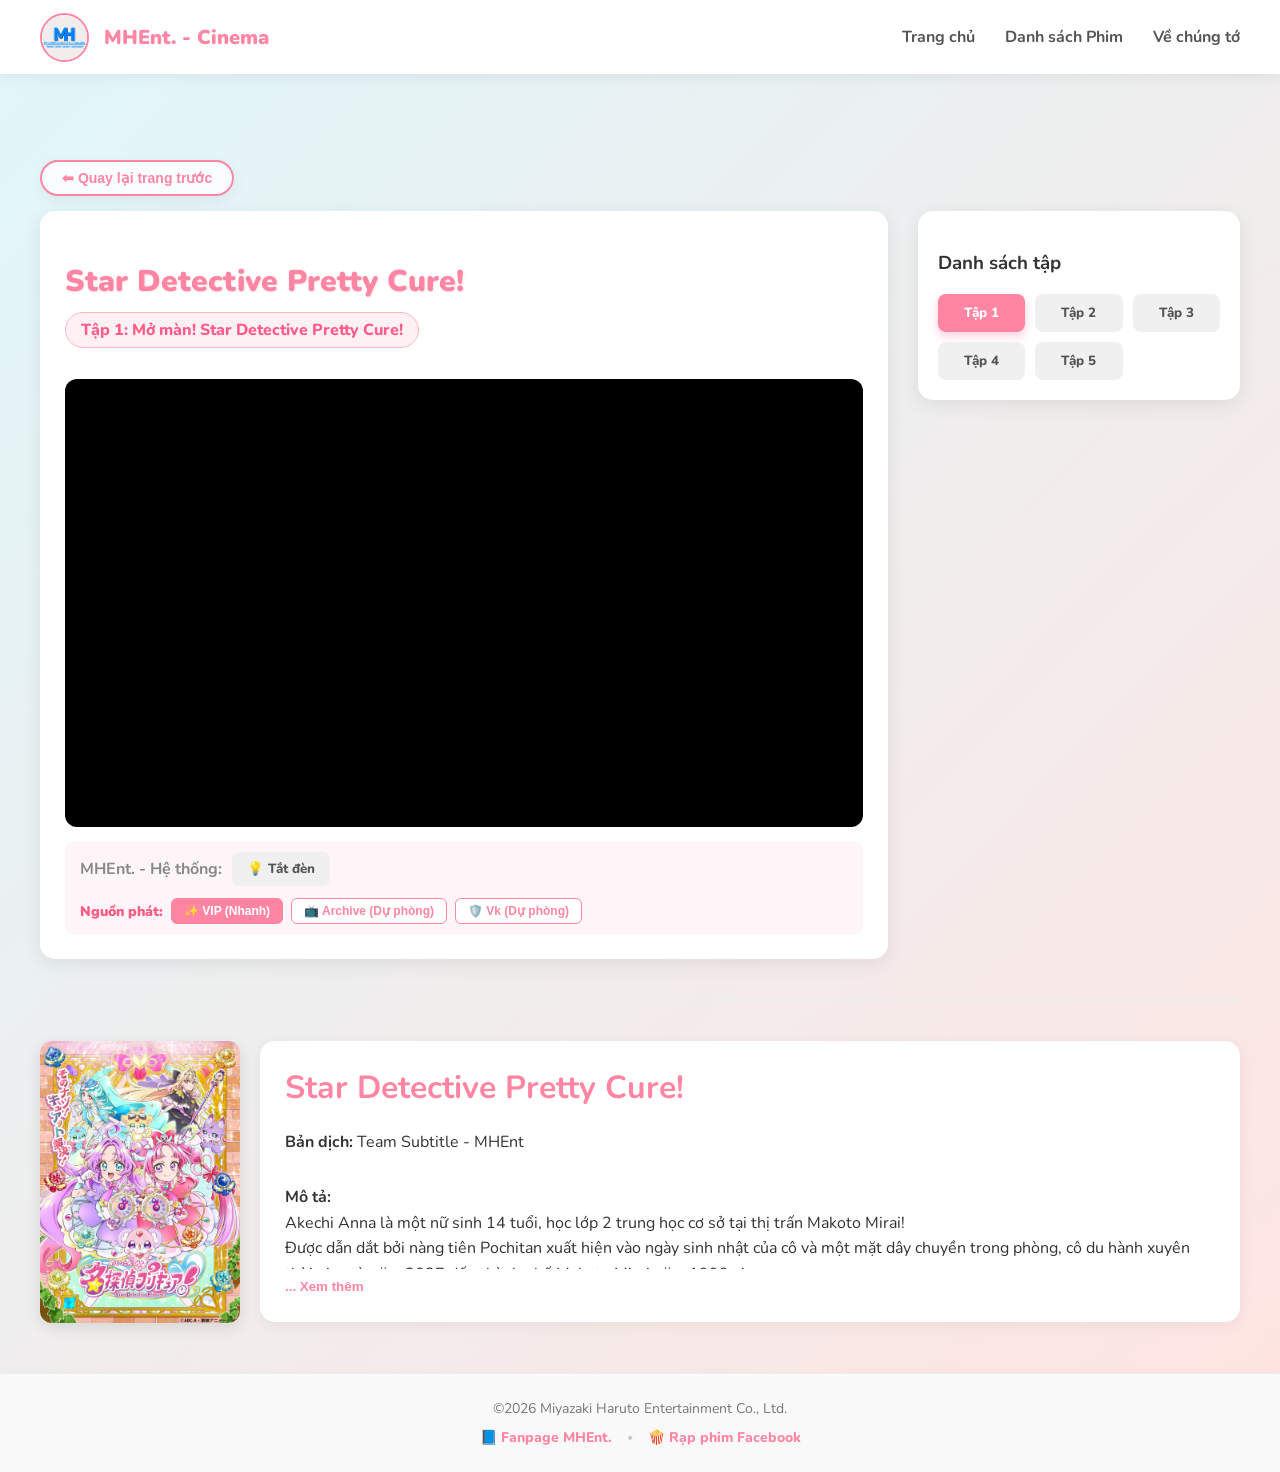
<file: meitantei_precure/watch.html>
<!DOCTYPE html>
<html lang="vi">
<head>
    <meta charset="UTF-8">
    <meta name="viewport" content="width=device-width, initial-scale=1.0">
    <title>MHEnt. - Cinema</title>
    <link rel="stylesheet" href="../style.css">
    <link rel="icon" type="image/jpeg" href="../assets/icon-web.png">
    <link href="https://fonts.googleapis.com/css2?family=Nunito:wght@400;700;900&display=swap" rel="stylesheet">
</head>
<body class="gradient-bg">

    <div id="loading-overlay" class="loading-overlay">
        <div class="spinner"></div>
        <p style="margin-top: 15px; font-weight: bold; color: #ff85a2;">MHEnt. - Đang chuẩn bị máy chiếu...</p>
    </div>

    <nav class="navbar">
        <div class="nav-left">
            <a onclick="window.location.href='../index.html'" style="cursor: pointer;">
                <img src="../assets/avt-web.jpg" alt="Avatar Web" class="avt-img">
                <span class="logo-name">MHEnt. - Cinema</span>
            </a>
        </div>
        <ul class="nav-links">
            <li><a onclick="window.location.href='../index.html'" style="cursor: pointer;">Trang chủ</a></li>
            <li><a onclick="window.location.href='../index.html#phim-dang-chieu'" style="cursor: pointer;">Danh sách Phim</a></li>
            <li><a onclick="window.location.href='../about.html'" style="cursor: pointer;">Về chúng tớ</a></li>
        </ul>
    </nav>

    <main class="watch-container">
        <div class="back-navigation">
            <button onclick="window.history.back()" class="btn-back">
                ⬅ Quay lại trang trước
            </button>
        </div>
        <div class="watch-layout">
            <div class="video-section">
                <div class="video-box"> 
                    <div class="watch-header">
                        <h2>Star Detective Pretty Cure!</h2>
                        <p id="current-episode">Đang tải phim...</p>
                    </div>
        
                    <div class="video-player-wrapper">
                        <iframe id="main-player" src="" frameborder="0" allowfullscreen></iframe>
                    </div>

                    <div class="cinema-tools">
                        <div class="tools-top">
                            <span style="font-weight: bold; color: #888;">MHEnt. - Hệ thống:</span>
                            <button id="btn-dark-mode" class="tool-btn" onclick="toggleDarkMode()">💡 Tắt đèn</button>
                        </div>
                        
                        <div class="server-list-mini">
                            <span class="server-label">Nguồn phát:</span>
                            <button id="btn-server-vip" class="server-btn-mini active" onclick="changeServer('linkVIP')">✨ VIP (Nhanh)</button>
                            <button id="btn-server-dp" class="server-btn-mini" onclick="changeServer('linkDuPhong')">📺 Archive (Dự phòng)</button>
                            <button id="btn-server-dp2" class="server-btn-mini" onclick="changeServer('linkDuPhong2')">🛡️ Vk (Dự phòng)</button>
                        </div>
                    </div>
                </div> 
            </div>

            <div class="episode-sidebar">
                <h3>Danh sách tập</h3>
                <div id="list-buttons" class="ep-grid-v2">
                </div>
            </div>
        </div>

        <hr class="separator-full">

        <div class="info-footer-container" >
            <img src="../assets/Meitantei_Precure_Official_Poster.webp" alt="Poster" class="poster-watch-fix">
            
            <div class="info-content-box">
                <h1 style="margin-top:0; color: #ff85a2;">Star Detective Pretty Cure!</h1>
                <p><strong>Bản dịch:</strong> Team Subtitle - MHEnt</p>
                
                <div id="desc-container" class="description-scroll">
                    <p><strong>Mô tả:</strong><br>
                    Akechi Anna là một nữ sinh 14 tuổi, học lớp 2 trung học cơ sở tại thị trấn Makoto Mirai!<br>
                    Được dẫn dắt bởi nàng tiên Pochitan xuất hiện vào ngày sinh nhật của cô và một mặt dây chuyền trong phòng, cô du hành xuyên thời gian từ năm 2027 đến thành phố Makoto Mirai năm 1999...!<br>
                    Ở đó, cô gặp Kobayashi Mikuru, một cô gái 14 tuổi mơ ước trở thành thám tử!<br>
                    Giữa tất cả những điều đó, một sự cố xảy ra!? Có vẻ như ai đó đang gặp rắc rối sau khi bị mất trộm một thứ quý giá...! Liệu đây có phải là việc làm của nhóm Siêu trộm Bóng ma...!? Chúng ta không thể làm ngơ trước người đang gặp khó khăn...! Được thúc đẩy bởi cảm giác đó, Anna và Mikuru biến hình thành Star Detective Pretty Cure!!<br>
                    Star Detective Pretty Cure bảo vệ nụ cười của mọi người bằng sức mạnh suy luận của họ!<br>
                    Giải mã bí ẩn đó!<br>
                    Và liệu Anna có thể trở về thời gian ban đầu của mình...!?
                    </p>
                </div>
                <button id="btn-toggle" class="btn-read-more" onclick="toggleDescription()">... Xem thêm</button>
            </div>
        </div>
    </main>

    <button id="btn-back-to-top" title="Lên đầu trang">⬆</button>

    <footer>
        <div class="footer-bottom">
            <p>©2026 Miyazaki Haruto Entertainment Co., Ltd.</p>
            <div class="footer-social">
                <a onclick="window.location.href='https://www.facebook.com/mharuto.entertainment/'" style="cursor: pointer;" target="_blank" class="footer-link">📘 Fanpage MHEnt.</a>
                <span class="footer-dot">•</span>
                <a onclick="window.location.href='https://www.facebook.com/groups/mhent.cinema'" style="cursor: pointer;" target="_blank" class="footer-link">🍿 Rạp phim Facebook</a>
            </div>
        </div>
    </footer>

    <script>
        const dsTapPhim = [
            { 
                title: 'Tập 1: Mở màn! Star Detective Pretty Cure!',
                linkVIP: 'https://drive.google.com/file/d/1OFWbew7CJp9-7VMhbSD80G2V7_IHtiLB/preview', 
                linkDuPhong: 'https://archive.org/embed/sdpc-ep1',
                linkDuPhong2: 'https://vkvideo.ru/video_ext.php?oid=-236401974&id=456239018&hash=5c06b86b9bad70e8&hd=4',
            },
            { 
                title: 'Tập 2: Thiên tài đã xuất hiện! Người đó chính là Jett-senpai!',
                linkVIP: 'https://drive.google.com/file/d/1XHuQ04tAvJF5a8-TEWrLWbYp4mTu7M1V/preview', 
                linkDuPhong: 'https://archive.org/embed/sdpc-ep-2',
                linkDuPhong2: 'https://vkvideo.ru/video_ext.php?oid=-236401974&id=456239019&hash=9f4bc74e066a6768&hd=4',
            },
            { 
                title: 'Tập 3: Mọi người hãy cùng đến Văn phòng Thám Tử Kyuatto nhé!',
                linkVIP: 'https://drive.google.com/file/d/1QcTrbLSWqBUzcntx4kAHHi5f5m_zs7d1/preview', 
                linkDuPhong: 'https://archive.org/embed/sdpc-ep-3',
                linkDuPhong2: 'https://vkvideo.ru/video_ext.php?oid=-236401974&id=456239021&hash=282f515824bff245&hd=4',
            },
            { 
                title: 'Tập 4: Hồi hộp quá đi! Vụ uỷ thác đầu tiên!',
                linkVIP: 'https://drive.google.com/file/d/16LBNy_hqQnqA_dt0bwXOEDkfUz4kqCDF/preview', 
                linkDuPhong: 'https://archive.org/embed/sdpc-ep-4',
                linkDuPhong2: 'https://vkvideo.ru/video_ext.php?oid=-236401974&id=456239022&hash=455c1c47ea9e2936&hd=4',
            },
            { 
                title: 'Tập 5: Các Thám Tử Lừng Danh gặp rắc rối rồi!',
                linkVIP: 'https://drive.google.com/file/d/1RANsXCwCKOgllke0Gtw_Ct5L3Jb1EUmO/preview', 
                linkDuPhong: 'https://archive.org/embed/sdpc-ep-5',
                linkDuPhong2: 'https://vkvideo.ru/video_ext.php?oid=-236401974&id=456239023&hash=604a74465070df18&hd=4',
            },
        ];

        const movieName = "Star Detective Pretty Cure!";
        const player = document.getElementById('main-player');
        const epTitle = document.getElementById('current-episode');
        const overlay = document.getElementById('loading-overlay');
        
        let currentEpIndex = 0;
        let currentServerType = 'linkVIP'; //Default là server VIP

        function renderButtons() {
            const btnContainer = document.getElementById('list-buttons');
            btnContainer.innerHTML = ''; 
            
            dsTapPhim.forEach((tap, index) => {
                let btn = document.createElement('button');
                btn.className = 'ep-btn-custom';
                btn.innerText = `Tập ${index + 1}`;
                btn.onclick = () => playVideo(index);
                btnContainer.appendChild(btn);
            });
        }

        function playVideo(index) {
            currentEpIndex = index;
            
            // LƯU TRÍ NHỚ: Ghi lại tập đang xem vào bộ nhớ của trình duyệt
            localStorage.setItem('mhent_meitantei_precure_last_ep', index);

            overlay.style.display = 'flex'; 
            
            setTimeout(() => {
                player.src = dsTapPhim[index][currentServerType]; 
                epTitle.innerText = dsTapPhim[index].title;
                document.title = `Đang xem Tập ${index + 1} - ${movieName} - MHEnt. Cinema`;
                
                const allBtns = document.querySelectorAll('.ep-btn-custom');
                allBtns.forEach(b => b.classList.remove('active'));
                if (allBtns[index]) allBtns[index].classList.add('active');
                
                overlay.style.display = 'none'; 
                window.scrollTo({ top: 0, behavior: 'smooth' });
            }, 1000); 
        }

        function changeServer(serverType) {
            currentServerType = serverType; 
            
            document.getElementById('btn-server-vip').classList.remove('active');
            document.getElementById('btn-server-dp').classList.remove('active');
            document.getElementById('btn-server-dp2').classList.remove('active');
            
            if (serverType === 'linkVIP') {
                document.getElementById('btn-server-vip').classList.add('active');
            } else if (serverType === 'linkDuPhong') {
                document.getElementById('btn-server-dp').classList.add('active');
            } else if (serverType === 'linkDuPhong2') {
                document.getElementById('btn-server-dp2').classList.add('active');
            }

            overlay.style.display = 'flex';
            setTimeout(() => {
                player.src = dsTapPhim[currentEpIndex][currentServerType];
                overlay.style.display = 'none';
            }, 500); 
        }

        function toggleDescription() {
            const container = document.getElementById('desc-container');
            const btn = document.getElementById('btn-toggle');
            if (container.classList.contains('expanded')) {
                container.classList.remove('expanded');
                btn.innerText = "... Xem thêm";
            } else {
                container.classList.add('expanded');
                btn.innerText = "Thu gọn";
            }
        }

        function toggleDarkMode() { 
            document.body.classList.toggle('dark-mode'); 
            const btnDarkMode = document.getElementById('btn-dark-mode');
            if (document.body.classList.contains('dark-mode')) {
                btnDarkMode.innerText = "💡 Bật đèn";
            } else {
                btnDarkMode.innerText = "💡 Tắt đèn";
            }
        }

        // TỰ ĐỘNG KHÔI PHỤC TRÍ NHỚ KHI VÀO WEB
        renderButtons();
        let savedEp = localStorage.getItem('mhent_meitantei_precure_last_ep');
        let startEp = savedEp !== null ? parseInt(savedEp) : 0; // Nếu chưa xem bao giờ thì phát tập 1 (index 0)
        
        // Đề phòng trường hợp cậu xóa bớt tập phim
        if (startEp >= dsTapPhim.length || startEp < 0) {
            startEp = 0;
        }
        
        playVideo(startEp); 

        // 🛑 BÙA CHÚ CẤM TRÌNH DUYỆT TỰ ĐỘNG CUỘN TRANG
        if ('scrollRestoration' in history) {
            history.scrollRestoration = 'manual'; // Tắt tính năng tự cuộn của Chrome
        }
        // Ép trang web luôn bắt đầu từ tọa độ (0, 0) - Tức là trên cùng màn hình
        window.scrollTo(0, 0);

        // Back to top
        const backToTopBtn = document.getElementById("btn-back-to-top");
        if (backToTopBtn) { 
            window.addEventListener("scroll", () => {
                if (document.body.scrollTop > 300 || document.documentElement.scrollTop > 300) {
                    backToTopBtn.style.display = "block";
                } else {
                    backToTopBtn.style.display = "none";
                }
            });
            backToTopBtn.addEventListener("click", () => {
                window.scrollTo({ top: 0, behavior: "smooth" });
            });
        }

        // Chặn F12, Ctrl+Shift+I, Ctrl+Shift+J, Ctrl+U
        document.addEventListener('keydown', function(e) {
        if (
            e.key === 'F12' ||
            (e.ctrlKey && e.shiftKey && (e.key === 'I' || e.key === 'J')) ||
            (e.ctrlKey && e.key === 'U')
        ) {
            e.preventDefault();
            return false;
        }
        });

        // Chặn menu chuột phải
        document.addEventListener('contextmenu', function(e) {
        e.preventDefault();
        });
    </script>
</body>
</html>
</file>
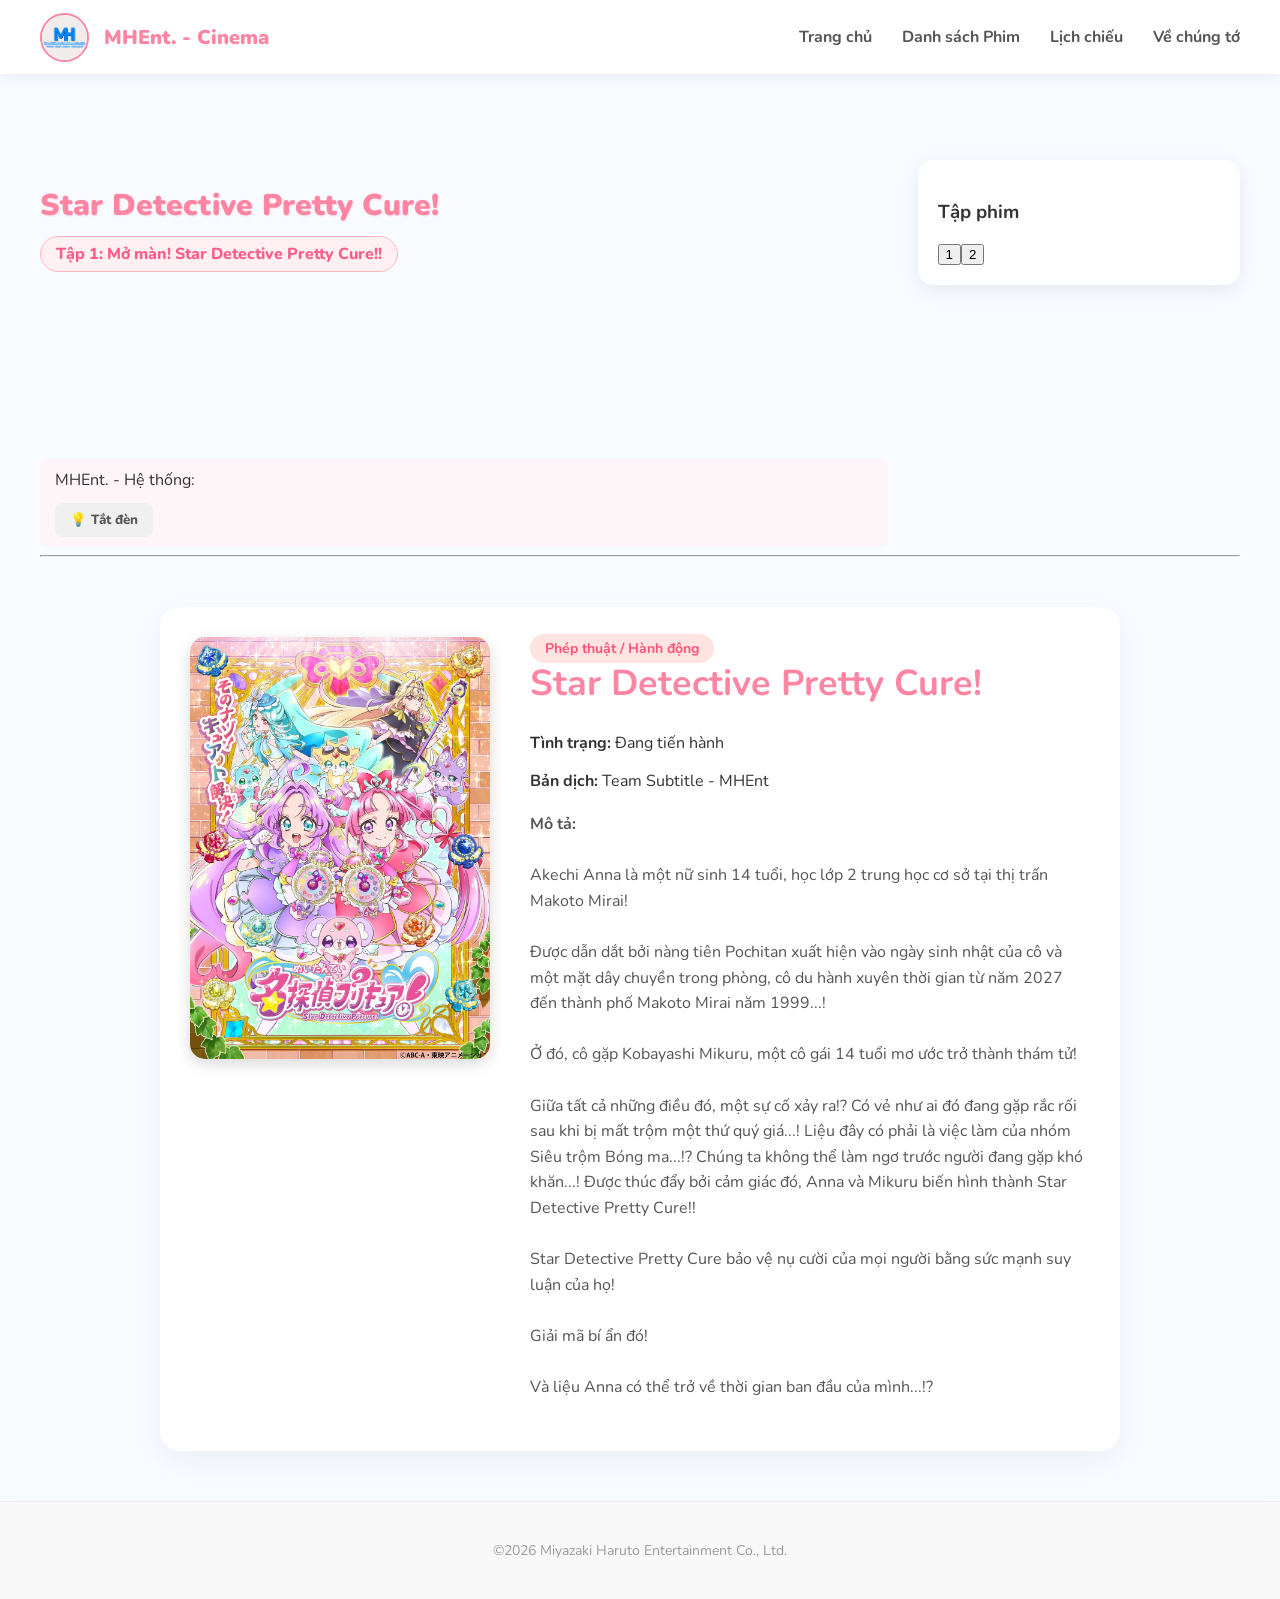
<file: meitantei_precure/watch/watch-ep1.html>
<!DOCTYPE html>
<html lang="vi">
<head>
    <meta charset="UTF-8">
    <meta name="viewport" content="width=device-width, initial-scale=1.0">
    <title>Đang xem Tập 1 Star Detective Pretty Cure! - MHEnt. - Cinema ✨</title>
    <link rel="stylesheet" href="../../style.css">
    <link href="https://fonts.googleapis.com/css2?family=Nunito:wght@400;700;900&display=swap" rel="stylesheet">
</head>
<body>

    <nav class="navbar">
        <div class="nav-left">
            <a href="../../index.html">
                <img src="../../assets/avt-web.jpg" alt="Avatar Web" class="avt-img">
                <span class="logo-name">MHEnt. - Cinema</span>
            </a>
        </div>
        <ul class="nav-links">
            <li><a href="../../index.html">Trang chủ</a></li>
            <li><a href="../../index.html#phim-dang-chieu">Danh sách Phim</a></li>
            <li><a href="#">Lịch chiếu</a></li>
            <li><a href="#">Về chúng tớ</a></li>
        </ul>
    </nav>

    <main class="watch-container">
        <div class="watch-layout">
            <div class="video-section">
                <div class="watch-header">
                    <h2>Star Detective Pretty Cure!</h2>
                    <p id="current-episode">Tập 1: Mở màn! Star Detective Pretty Cure!!</p>
                </div>
                <div class="video-player">
                    <iframe id="main-player" src="https://ok.ru/videoembed/12502003878503?nochat=1" frameborder="0" allowfullscreen></iframe>
                </div>
                <div class="cinema-tools">
                    <span>MHEnt. - Hệ thống:</span>
                    <button class="tool-btn" onclick="toggleDarkMode()">💡 Tắt đèn</button>
                </div>
            </div>

            <div class="episode-sidebar">
                <h3>Tập phim</h3>
                <div id="list-buttons" class="ep-grid">
                    </div>
            </div>
        </div>

        <hr class="separator">

        <div class="details-container">
            <img src="../../assets/Meitantei_Precure_Official_Poster.webp" alt="Star Detective Pretty Cure! - Official Poster" class="poster-big">
        
            <div class="info-box">
                <span class="tag">Phép thuật / Hành động</span>
                <h1>Star Detective Pretty Cure!</h1>
                <p><strong>Tình trạng:</strong> Đang tiến hành</p>
                <p><strong>Bản dịch:</strong> Team Subtitle - MHEnt</p>

                <p class="description">
                    <strong>Mô tả:</strong><br><br>
                    Akechi Anna là một nữ sinh 14 tuổi, học lớp 2 trung học cơ sở tại thị trấn Makoto Mirai!<br><br>
                    Được dẫn dắt bởi nàng tiên Pochitan xuất hiện vào ngày sinh nhật của cô và một mặt dây chuyền trong phòng, cô du hành xuyên thời gian từ năm 2027 đến thành phố Makoto Mirai năm 1999...!<br><br>
                    Ở đó, cô gặp Kobayashi Mikuru, một cô gái 14 tuổi mơ ước trở thành thám tử!<br><br>
                    Giữa tất cả những điều đó, một sự cố xảy ra!? Có vẻ như ai đó đang gặp rắc rối sau khi bị mất trộm một thứ quý giá...! Liệu đây có phải là việc làm của nhóm Siêu trộm Bóng ma...!? Chúng ta không thể làm ngơ trước người đang gặp khó khăn...! Được thúc đẩy bởi cảm giác đó, Anna và Mikuru biến hình thành Star Detective Pretty Cure!!<br><br>
                    Star Detective Pretty Cure bảo vệ nụ cười của mọi người bằng sức mạnh suy luận của họ!<br><br>
                    Giải mã bí ẩn đó!<br><br>
                    Và liệu Anna có thể trở về thời gian ban đầu của mình...!?
                </p>
            </div>
        </div>
    </main>

    <footer>
        <p>©2026 Miyazaki Haruto Entertainment Co., Ltd.</p>
    </footer>

    <script>
        const dsTapPhim = [
            { link: 'https://ok.ru/videoembed/12502003878503?nochat=1', title: 'Tập 1: Mở màn! Star Detective Pretty Cure!' },
            { link: 'https://ok.ru/videoembed/12502010694247?nochat=1', title: 'Tập 2: Thiên tài đã xuất hiện! Người đó chính là Jett-senpai!' },
        ];

        const player = document.getElementById('main-player');
        const epTitle = document.getElementById('current-episode');
        const btnContainer = document.getElementById('list-buttons');

        function renderButtons() {
            dsTapPhim.forEach((tap, index) => {
                let btn = document.createElement('button');
                btn.className = 'ep-btn-small';
                btn.innerText = index + 1; // Chỉ hiện số cho gọn
                btn.onclick = function() {
                    player.src = tap.link;
                    epTitle.innerText = tap.title;
                    document.querySelectorAll('.ep-btn-small').forEach(b => b.classList.remove('active'));
                    btn.classList.add('active');
                };
                btnContainer.appendChild(btn);
            });
        }

        function toggleDarkMode() {
            document.body.classList.toggle('dark-mode');
        }

        renderButtons();
    </script>
</body>
</html>
</file>
<file: style.css>
/* =========================================
   MHEnt. CINEMA - MAIN STYLESHEET
   Mục lục:
   1. Thiết lập chung & Menu
   2. Trang chủ (Landing Page)
   3. Trang thông tin (Details Page)
   4. Trang xem phim (Watch Page & Tools)
   5. Về chúng tớ (About Page)
   6. Chân trang & Nút Lên đầu trang
   7. Chế độ tối (Dark Mode - Tổng hợp)
   8. Giao diện Điện thoại (Mobile Responsive)
   ========================================= */

/* =========================================
   1. THIẾT LẬP CHUNG & MENU
   ========================================= */

html {
  scroll-behavior: smooth;
}

body {
    font-family: 'Nunito', sans-serif;
    margin: 0;
    padding: 0;
    padding-top: 80px;
    background-color: #f8fbff;
    color: #333;
    animation: fadeInPage 0.35s ease-in-out forwards;
}

@keyframes fadeInPage {
    from {
        opacity: 0;
        transform: translateY(15px); /* Khởi đầu hơi chìm xuống 15px */
    }
    to {
        opacity: 1;
        transform: translateY(0); /* Nổi lên vị trí ban đầu */
    }
}

.navbar {
    display: flex;
    justify-content: space-between;
    align-items: center;
    background-color: #ffffff;
    padding: 10px 40px;
    position: fixed;
    top: 0;
    left: 0;
    width: 100%;
    z-index: 9999;
    box-shadow: 0 2px 15px rgba(0,0,0,0.08);
    box-sizing: border-box;
}

.nav-left {
    display: flex;
    align-items: center;
    gap: 15px; 
    text-decoration: none;
}

.nav-left a {
    display: flex;
    align-items: center;
    gap: 15px;
    text-decoration: none;
}

.avt-img {
    width: 45px;
    height: 45px;
    border-radius: 50%;
    object-fit: cover;
    border: 2px solid #ff85a2;
}

.logo-name {
    font-size: 20px;
    font-weight: 900;
    color: #ff85a2;
}

.nav-links {
    list-style: none;
    display: flex;
    gap: 30px;
    text-decoration: none;
}

.nav-links a {
    text-decoration: none;
    color: #555;
    font-weight: 700;
}

.nav-links a:hover {
    color: #ff85a2;
}

.gradient-bg {
  background: linear-gradient(135deg, #e0f7fa 0%, #ffe4e1 100%);
}

/* =========================================
   2. TRANG CHỦ (LANDING PAGE)
   ========================================= */
.hero {
    background: linear-gradient(135deg, #e0f7fa 0%, #ffe4e1 100%);
    padding: 80px 20px;
    text-align: center;
    gap: 15px; /* Khoảng cách tự động giữa H1, P và Button */
}

.hero h1 {
    font-size: 48px;
    color: #333;
    margin: 0 0 15px 0;
}

.small-description {
    font-size: 18px;
    color: #666;
    margin: 0;
    font-style: italic;
    color: #555; /* Làm màu chữ xám đậm một chút để dễ đọc trên nền sáng */
    text-shadow: 1px 1px 2px rgba(0, 0, 0, 0.05); /* Hiệu ứng nổi chữ nhẹ nhàng */
    margin-bottom: 30px; /* Đẩy cái nút xuống dưới 30px */
    display: block;      /* Đảm bảo nó chiếm trọn một hàng riêng */
}

.btn-primary {
    background-color: #ff85a2;
    color: white;
    padding: 15px 30px;
    border-radius: 30px;
    text-decoration: none;
    font-weight: bold;
    font-size: 18px;
    box-shadow: 0 5px 15px rgba(255, 133, 162, 0.4);
    transition: transform 0.2s;
}
.btn-primary:hover {
    transform: translateY(-5px);
}

.movie-section {
    padding: 40px 50px;
}

.section-title {
    font-size: 32px;
    margin-bottom: 30px;
    text-align: left;
    border-bottom: 3px solid #ff85a2;
    display: inline-block;
    padding-bottom: 5px;
}

.movie-list {
    display: flex;
    gap: 30px;
    flex-wrap: wrap; 
}

.movie-card {
    width: 200px;
    display: flex;
    flex-direction: column;
}

.anime-poster {
    width: 100%;
    aspect-ratio: 2 / 3;
    object-fit: cover;
    border-radius: 12px;
    box-shadow: 0 5px 15px rgba(0,0,0,0.1);
    transition: transform 0.3s;
}

.movie-card:hover .anime-poster {
    transform: translateY(-5px);
}

.bg-blue { 
    background-color: #aed9e0; 
}
.bg-pink { 
    background-color: #ffb7b2; 
}
.bg-gray { 
    background-color: #e2e2e2; 
}

.placeholder-img {
    display: flex;
    align-items: center;
    justify-content: center;
    color: #888;
    font-weight: bold;
}

.movie-info {
    padding-top: 15px;
    text-align: left;
}

.movie-info h3 { 
    margin: 0 0 5px 0; 
    font-size: 16px; 
    color: #333; 
}

.movie-info p { 
    margin: 0 0 15px 0; 
    font-size: 13px; 
    color: #777; 
}

.watch-link {
    text-decoration: none;
    color: #ff85a2;
    font-weight: bold;
    font-size: 14px;
    transition: color 0.2s;
}

.watch-link:hover { 
    color: #ff5277; 
}

.disabled { 
    color: #ccc; 
    cursor: not-allowed; 
}

/* =========================================
   3. TRANG THÔNG TIN (DETAILS PAGE)
   ========================================= */
/* Nút Quay Lại */
.back-btn-wrapper {
    max-width: 1000px;
    margin: 110px auto -30px;
    padding: 0 20px;
    position: relative;
    z-index: 10;
}
.btn-back {
    display: inline-block;
    text-decoration: none;
    color: #ff85a2;
    font-weight: 900;
    font-size: 14px;
    background: #fff;
    padding: 10px 20px;
    border-radius: 25px;
    box-shadow: 0 5px 15px rgba(0,0,0,0.05);
    transition: all 0.3s ease;
}
.btn-back:hover {
    background: #ff85a2;
    color: #fff;
    transform: translateX(-5px);
}

/* Khung Chi tiết */
.details-container { 
    display: flex; 
    gap: 40px; 
    max-width: 900px; 
    margin: 50px auto; 
    background: white; 
    padding: 30px; 
    border-radius: 20px; 
    box-shadow: 0 10px 30px rgba(0,0,0,0.05); 
    align-items: flex-start;
}

.poster-big { 
    width: 300px; 
    height: auto; 
    object-fit: contain;
    border-radius: 15px; 
    box-shadow: 0 5px 15px rgba(0,0,0,0.15); 
}

.info-box h1 { 
    color: #ff85a2; 
    font-size: 36px; 
    margin-top: 0; 
}
.tag { 
    background: #ffe4e1; 
    color: #ff5277; 
    padding: 5px 15px; 
    border-radius: 20px; 
    font-weight: bold; 
    font-size: 14px; 
}

.description { 
    color: #555; 
    line-height: 1.6; 
    margin: 20px 0; 
}

.btn-group { 
    display: flex; 
    gap: 15px; 
    margin-top: 30px; 
    flex-wrap: wrap; /* MA THUẬT 1: Hết chỗ thì tự nhảy xuống hàng, không ép dẹp nút */
}

/* Định dạng chung cho cả 3 nút để bằng vai phải lứa */
.btn-watch, .btn-trailer, .btn-continue {
    padding: 12px 25px; 
    border-radius: 10px; /* Giữ nguyên bo góc 10px của cậu */
    font-weight: bold; 
    transition: 0.2s; 
    text-decoration: none;
    display: inline-flex; 
    align-items: center; 
    justify-content: center;
    white-space: nowrap; /* MA THUẬT 2: Cấm tuyệt đối chữ rớt xuống 2 dòng */
    border: none;
    cursor: pointer;
}

/* Màu nút 1 */
.btn-watch { 
    background: #ff85a2; 
    color: white; 
}
.btn-watch:hover { 
    background: #ff5277; 
    transform: translateY(-3px); 
}

/* Màu nút 2 */
.btn-trailer { 
    background: #333; 
    color: white; 
}
.btn-trailer:hover { 
    background: #000; 
    transform: translateY(-3px); 
}

/* Màu nút 3 (Mới thêm) */
.btn-continue {
    background: #ff9a55; /* Màu cam nổi bật */
    color: white;
}
.btn-continue:hover {
    background: #e8833e;
    transform: translateY(-3px);
}

/* Popup Trailer */
.modal { 
    display: none; 
    position: fixed; 
    top: 0; 
    left: 0; 
    width: 100%; 
    height: 100%; 
    background: rgba(0,0,0,0.8); 
    z-index: 1000; 
    justify-content: center; 
    align-items: center; 
}

.modal-content { 
    background: #000; 
    padding: 10px; 
    border-radius: 10px; 
    position: relative; 
    width: 800px; 
    max-width: 90%; 
}

.modal-content iframe { 
    width: 100%; 
    aspect-ratio: 16/9; 
    border: none; 
}

.close-btn { 
    position: absolute; 
    top: -40px; 
    right: 0; 
    color: white; 
    font-size: 30px; 
    cursor: pointer; 
    font-weight: bold; 
}

/* =========================================
   4. TRANG XEM PHIM (WATCH PAGE)
   ========================================= */
.back-navigation {
    margin: 0 0 15px 0; /* Giảm margin dưới xuống còn 15px để nút sát vào video */
    display: flex;
    justify-content: flex-start;
    width: fit-content;
}

.btn-back {
    background-color: rgba(255, 255, 255, 0.8); /* Nền trắng trong suốt nhẹ */
    color: #ff85a2; /* Màu hồng thương hiệu MHEnt. */
    border: 2px solid #ff85a2;
    padding: 8px 20px;
    border-radius: 50px; /* Bo tròn cực mạnh */
    font-weight: bold;
    cursor: pointer;
    transition: all 0.3s ease;
    display: flex;
    align-items: center;
    gap: 8px;
    display: inline-block;
    max-width: 300px; /* hoặc giá trị phù hợp */
    width: auto;
    white-space: nowrap;
}

.btn-back:hover {
    background-color: #ff85a2;
    color: white;
    transform: translateX(-5px); /* Hiệu ứng nhích nhẹ sang trái khi hover */
}

.watch-container {
    max-width: 1350px;
    margin: 80px auto 50px;
    padding: 0 40px;
}

.watch-layout { 
    display: flex; 
    gap: 30px; 
    align-items: flex-start; 
}

.video-section { 
    flex: 3; 
    min-width: 0; 
}

.episode-sidebar { 
    flex: 1; 
    background: #fff; 
    padding: 20px; 
    border-radius: 15px; 
    box-shadow: 0 5px 20px rgba(0,0,0,0.08); 
}

.video-player-wrapper {
    position: relative; 
    padding-bottom: 56.25%; 
    height: 0;
    background: #000; 
    border-radius: 12px; 
    overflow: hidden; 
    margin: 15px 0;
}

.video-player-wrapper iframe { 
    position: absolute; 
    top: 0; 
    left: 0; 
    width: 100%; 
    height: 100%; 
}

.video-box {
    background: #fff; 
    padding: 25px; 
    border-radius: 15px;
    box-shadow: 0 5px 20px rgba(0,0,0,0.08);
}

.watch-header h2 {
    font-size: 30px; 
    color: #ff85a2; 
    text-shadow: 1px 1px 2px rgba(255, 133, 162, 0.2);
    margin-bottom: 10px; 
    font-weight: 900;
}

#current-episode {
    font-size: 16px; 
    color: #ff5c8a; 
    font-weight: 800; 
    background: #fff0f3;
    display: inline-block; 
    padding: 6px 15px; 
    border-radius: 20px;
    border: 1px solid #ffb6c1; 
    margin-top: 0;
}

/* Các nút Tập Phim */
.ep-grid-v2 {
    display: grid; 
    grid-template-columns: repeat(auto-fill, minmax(70px, 1fr)); 
    gap: 10px; 
    margin-top: 15px;
}

.ep-btn-custom {
    padding: 10px 5px; 
    border: none; 
    background: #f0f0f0; 
    color: #555;
    border-radius: 8px; 
    font-weight: 800; 
    cursor: pointer; 
    transition: all 0.3s ease;
    font-family: 'Nunito', sans-serif;
}

.ep-btn-custom:hover { 
    background: #ffe0e9; 
    color: #ff85a2; 
}

.ep-btn-custom.active { 
    background: #ff85a2; 
    color: #fff; 
    box-shadow: 0 4px 10px rgba(255, 133, 162, 0.4); 
}

/* Hệ thống Tools & Chọn Server */
.cinema-tools {
    display: flex; 
    flex-direction: column; 
    gap: 12px; 
    align-items: flex-start;
    padding: 10px 15px; 
    background: #fdf5f7; 
    border-radius: 8px; 
    margin-top: 15px;
}

.tools-top { 
    display: flex; 
    align-items: center; 
    gap: 10px; 
}

.server-list-mini { 
    display: flex; 
    align-items: center; 
    gap: 8px; 
    flex-wrap: wrap; 
}

.server-label { 
    font-weight: 900; 
    color: #ff5b84; 
    font-size: 14px; 
}

.server-btn-mini {
    background: #fff; 
    border: 1px solid #ff85a2; 
    color: #ff85a2;
    padding: 5px 12px; 
    border-radius: 6px; 
    cursor: pointer; 
    font-size: 12px;
    font-weight: bold; 
    transition: all 0.3s ease;
}

.server-btn-mini:hover { 
    background: #ffe3e9; 
}

.server-btn-mini.active { 
    background: #ff85a2; 
    color: #fff; 
    border-color: #ff85a2; 
}

.tool-btn {
    padding: 8px 15px; 
    border: none; 
    background: #f0f0f0; 
    color: #555;
    border-radius: 8px; 
    font-weight: 800; 
    cursor: pointer; 
    transition: all 0.3s ease;
    font-family: 'Nunito', sans-serif;
}

.tool-btn:hover { 
    background: #ffe0e9; 
    color: #ff85a2; 
}

/* Thông tin dưới gầm Watch Page */
.separator-full { 
    border: 0; 
    border-top: 2px solid #eee; 
    margin: 40px 0; 
}

.info-footer-container { 
    display: flex; 
    gap: 20px; 
    margin-top: 20px; 
    align-items: flex-start; 
}

.poster-watch-fix { 
    width: 200px; 
    height: auto; 
    border-radius: 12px; 
    box-shadow: 0 5px 15px rgba(0,0,0,0.1); 
}

.info-content-box {
    background-color: #ffffff; /* Nền trắng tinh khôi */
    padding: 25px; /* Khoảng cách từ chữ ra lề khung */
    border-radius: 15px; /* Bo góc tròn trịa kẹo ngọt */
    box-shadow: 0 4px 15px rgba(0, 0, 0, 0.05); /* Đổ bóng mờ cho khung nổi lên */
    flex: 1; /* Để nó tự động giãn chiếm hết khoảng trống bên phải poster */
}

.description-scroll { 
    max-height: 100px; 
    overflow: hidden; 
    transition: max-height 0.5s ease; 
    line-height: 1.6; 
}

.description-scroll.expanded { 
    max-height: 1000px; 
}

.btn-read-more { 
    margin-top: 10px; 
    background: none; 
    border: none; 
    color: #ff85a2; 
    font-weight: bold; 
    cursor: pointer; 
    padding: 0; 
}

/* Hiệu ứng Loading */
.loading-overlay {
    position: fixed; 
    top: 0; 
    left: 0; 
    width: 100%; 
    height: 100%; 
    background: rgba(255, 255, 255, 0.95);
    display: none; 
    flex-direction: column; 
    justify-content: center; 
    align-items: center; 
    z-index: 9999;
}

.spinner { 
    width: 50px; 
    height: 50px; 
    border: 5px solid #f3f3f3; 
    border-top: 5px solid #ff85a2; 
    border-radius: 50%; 
    animation: spin 1s linear infinite; 
}

@keyframes spin { 0% { transform: rotate(0deg); } 100% { transform: rotate(360deg); } }

/* =========================================
   5. TRANG VỀ CHÚNG TỚ (ABOUT PAGE)
   ========================================= */
.about-container { 
    max-width: 900px; 
    margin: 120px auto 50px; 
    padding: 0 30px; 
    text-align: center; 
}

.about-logo { 
    width: 120px; 
    border-radius: 50%; 
    box-shadow: 0 5px 15px rgba(255,133,162,0.3); 
    margin-bottom: 20px; 
}

.about-header h1 { 
    color: #ff85a2; 
    margin-bottom: 5px; 
    font-size: 28px; 
}

.about-subtitle { 
    font-weight: bold; 
    color: #888; 
    text-transform: uppercase; 
    letter-spacing: 2px; 
    font-size: 14px; 
    margin-bottom: 25px; 
}

.about-desc { 
    background: #fff; 
    padding: 25px; 
    border-radius: 15px; 
    box-shadow: 0 5px 15px rgba(0,0,0,0.05); 
    line-height: 1.8; 
    margin-bottom: 50px; 
}

.about-projects h2, .about-social h2 { 
    color: #555; 
    margin-bottom: 20px; 
}

.project-grid { 
    display: flex; 
    gap: 20px; 
    justify-content: center; 
    margin-bottom: 50px; 
    flex-wrap: wrap; 
}

.project-card { 
    background: #fff; 
    padding: 20px; 
    border-radius: 15px; 
    width: 45%; 
    box-shadow: 0 5px 15px rgba(0,0,0,0.05); 
    border: 2px solid #fff0f3; 
}

.social-buttons { 
    display: flex; 
    gap: 15px; 
    justify-content: center; 
    margin-top: 20px; 
    flex-wrap: wrap; 
}

.btn-social { 
    padding: 12px 25px; 
    border-radius: 30px; 
    text-decoration: none; 
    font-weight: bold; 
    color: #fff; 
    transition: 0.3s; 
    box-shadow: 0 4px 10px rgba(0,0,0,0.1); 
}

.fb-page { 
    background: #1877F2; 
}

.fb-page:hover { 
    background: #145dbf; 
    transform: translateY(-3px); 
}

.fb-cinema { 
    background: #ff85a2; 
}

.fb-cinema:hover { 
    background: #ff5c8a; 
    transform: translateY(-3px); 
}

/* =========================================
   6. CHÂN TRANG & NÚT LÊN ĐẦU TRANG
   ========================================= */
footer {
    background: #f9f9f9; 
    padding: 25px 0; 
    width: 100%; 
    margin-top: 50px; 
    text-align: center;
    box-shadow: 0 -2px 10px rgba(0,0,0,0.02); 
    color: #999; 
    font-size: 14px; 
    border-top: 1px solid #eee;
}

.footer-bottom { 
    display: flex; 
    flex-direction: column; 
    align-items: center; 
    gap: 10px; 
}

.footer-bottom p { 
    margin: 0; 
    color: #777; 
    font-size: 14px; 
}

.footer-social { 
    display: flex; 
    gap: 15px; 
    align-items: center; 
}

.footer-link { 
    text-decoration: none; 
    color: #ff85a2; 
    font-weight: 800; 
    font-size: 14px; 
    transition: color 0.3s ease; 
}

.footer-link:hover { 
    color: #ff5c8a; 
}

.footer-dot { 
    color: #ccc; 
    font-size: 12px; 
}

#btn-back-to-top {
    position: fixed; 
    bottom: 30px; 
    right: 30px; 
    display: none; 
    background-color: #ff85a2;
    color: white; 
    border: none; 
    border-radius: 50%; 
    width: 45px; 
    height: 45px;
    font-size: 20px; 
    cursor: pointer; 
    box-shadow: 0 4px 10px rgba(255,133,162,0.4);
    z-index: 1000; 
    transition: 0.3s;
}

#btn-back-to-top:hover { 
    background-color: #ff5c8a; 
    transform: translateY(-5px); 
}

/* =========================================
   7. CHẾ ĐỘ TỐI (DARK MODE - TỔNG HỢP)
   ========================================= */
body.dark-mode { 
    background-color: #1a1a1a; 
    color: #eee; 
}

body.dark-mode .episode-sidebar, body.dark-mode .navbar { 
    background-color: #2a2a2a; 
    color: #fff; 
}

body.dark-mode .video-box { 
    background-color: #2a2a2a; 
    color: #ffffff; 
}

body.dark-mode #current-episode { 
    background: #333; 
    color: #ff85a2; 
    border-color: #ff85a2; 
}

body.dark-mode .separator-full { 
    border-color: #333; 
}

body.dark-mode .ep-btn-custom { 
    background: #333; 
    color: #bbb; 
}

body.dark-mode .ep-btn-custom:hover { 
    background: #444; 
    color: #ff85a2; 
}

body.dark-mode .ep-btn-custom.active { 
    background: #ff85a2; 
    color: #fff; 
}

body.dark-mode .cinema-tools { 
    background: #2a2a2a; 
}

body.dark-mode .tool-btn { 
    background: #444; 
    color: #ff85a2; 
}

body.dark-mode .server-btn-mini { 
    background: #333; 
    border-color: #ff85a2; 
    color: #ff85a2; 
}

body.dark-mode .server-btn-mini.active { 
    background: #ff85a2; 
    color: #121212; 
}

body.dark-mode .btn-back { 
    background: #2a2a2a; 
    color: #ff85a2; 
}

body.dark-mode .btn-back:hover { 
    background: #ff85a2; 
    color: #fff; 
}

body.dark-mode .about-desc, body.dark-mode .project-card { 
    background: #2a2a2a; 
    border-color: #333; 
    color: #eee;
}

body.dark-mode .about-projects h2, body.dark-mode .about-social h2 { 
    color: #ddd; 
}

body.dark-mode footer { 
    background-color: #2a2a2a; 
    border-top: 1px solid #333; 
    box-shadow: none; 
}

body.dark-mode .footer-bottom p { 
    color: #aaa; 
}

body.dark-mode .footer-dot { 
    color: #555; 
}

body.dark-mode .footer-link { 
    color: #ff85a2; 
}

body.dark-mode .footer-link:hover { 
    color: #fff; 
}

/* =========================================
   8. GIAO DIỆN ĐIỆN THOẠI (MOBILE RESPONSIVE)
   ========================================= */
@media screen and (max-width: 768px) {
    .watch-container, .about-container, .details-container { 
        padding: 0 15px; 
        margin-top: 40px !important; 
    }
    
    .watch-layout { 
        flex-direction: column; 
        gap: 20px; 
    }

    .video-section, .episode-sidebar { 
        width: 100%; 
        flex: none; 
    }
    
    .info-footer-container, .details-container-small, .details-container {
        flex-direction: column; 
        align-items: center; 
        text-align: center; 
        gap: 20px;
    }
    
    .poster-watch-fix, .poster-medium, .poster-big { 
        width: 150px; 
        margin: 0 auto; 
    }
    
    .logo-name { 
        display: none; 
    }

    .nav-links { 
        gap: 10px; 
        font-size: 12px; 
    }

    .nav-left img { 
        width: 35px; 
        height: 35px; 
    }
    
    .project-card { 
        width: 100%; 
    }
    
    #btn-back-to-top { 
        width: 35px; 
        height: 35px; 
        font-size: 16px; 
        bottom: 15px; 
        right: 15px; 
    }
    
    .episode-sidebar {
        height: fit-content; 
        min-height: 200px; 
        padding: 15px !important;
        border-radius: 12px; 
        max-width: 400px; 
        width: 100%; 
        box-sizing: border-box; 
        margin: 0 auto;
    }

    .episode-sidebar h3 { 
        font-size: 16px; 
        margin-top: 0; 
        margin-bottom: 15px; 
        text-align: center; 
    }

    .ep-grid-v2 { 
        grid-template-columns: repeat(auto-fill, minmax(45px, 1fr)); 
        gap: 10px; 
    }

    .ep-btn-custom { 
        padding: 6px 2px; 
        font-size: 12px; 
        border-radius: 8px; 
    }
    
    .back-btn-wrapper { 
        margin-top: 100px; 
        margin-bottom: -10px; 
    }

    .details-container { 
        padding-top: 40px; 
    }
}
</file>
